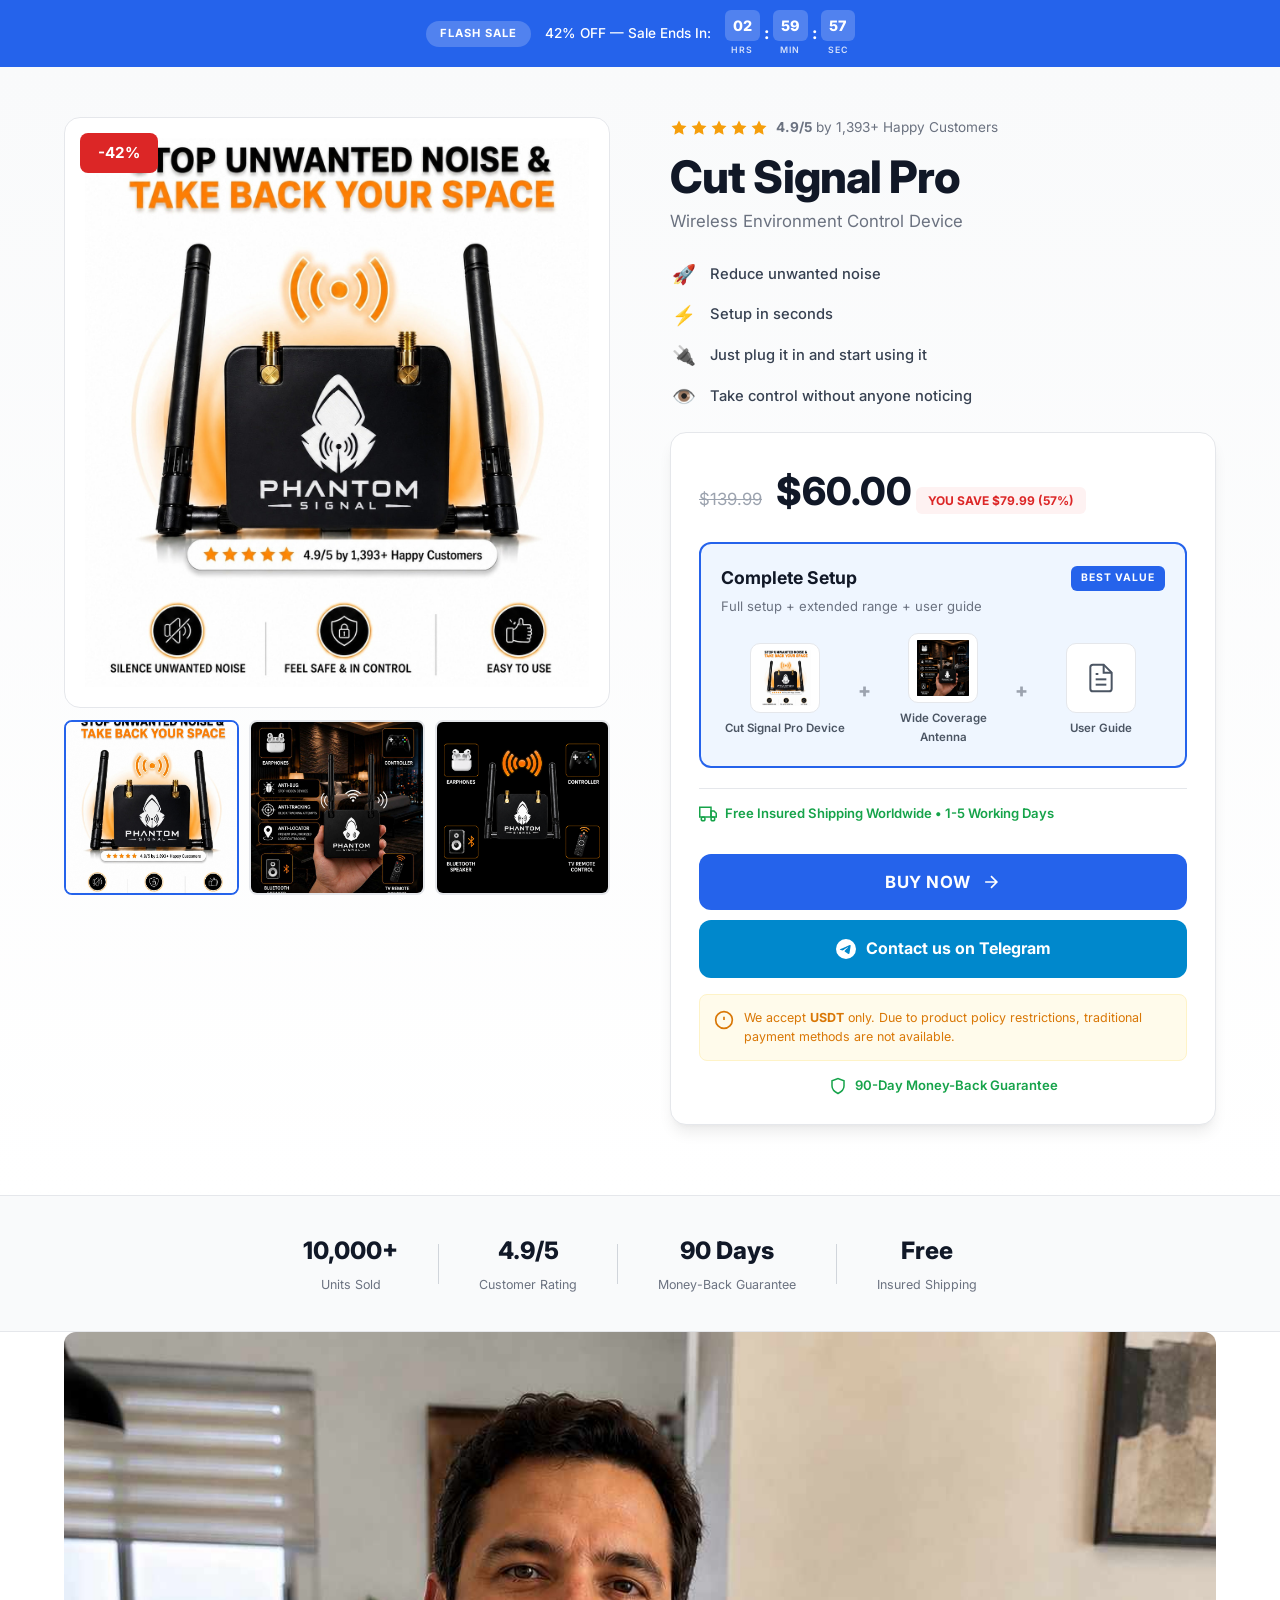
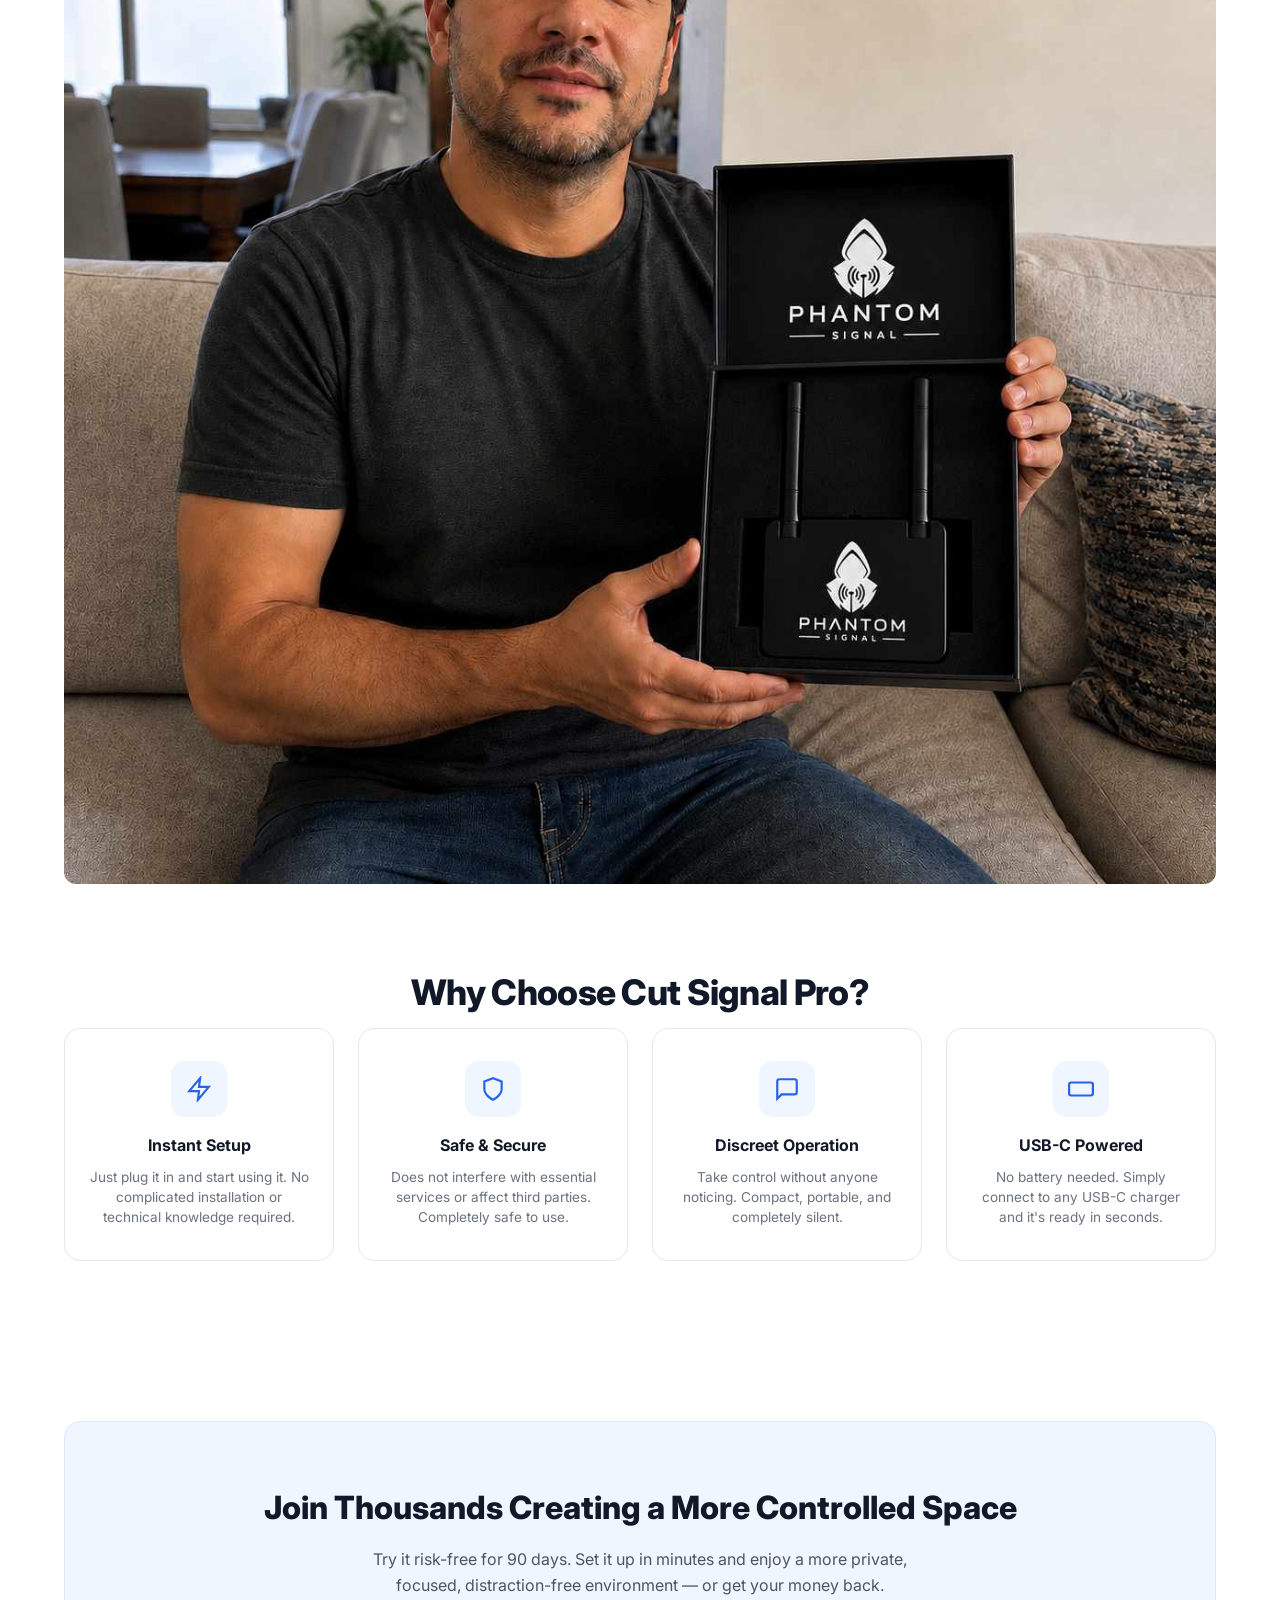
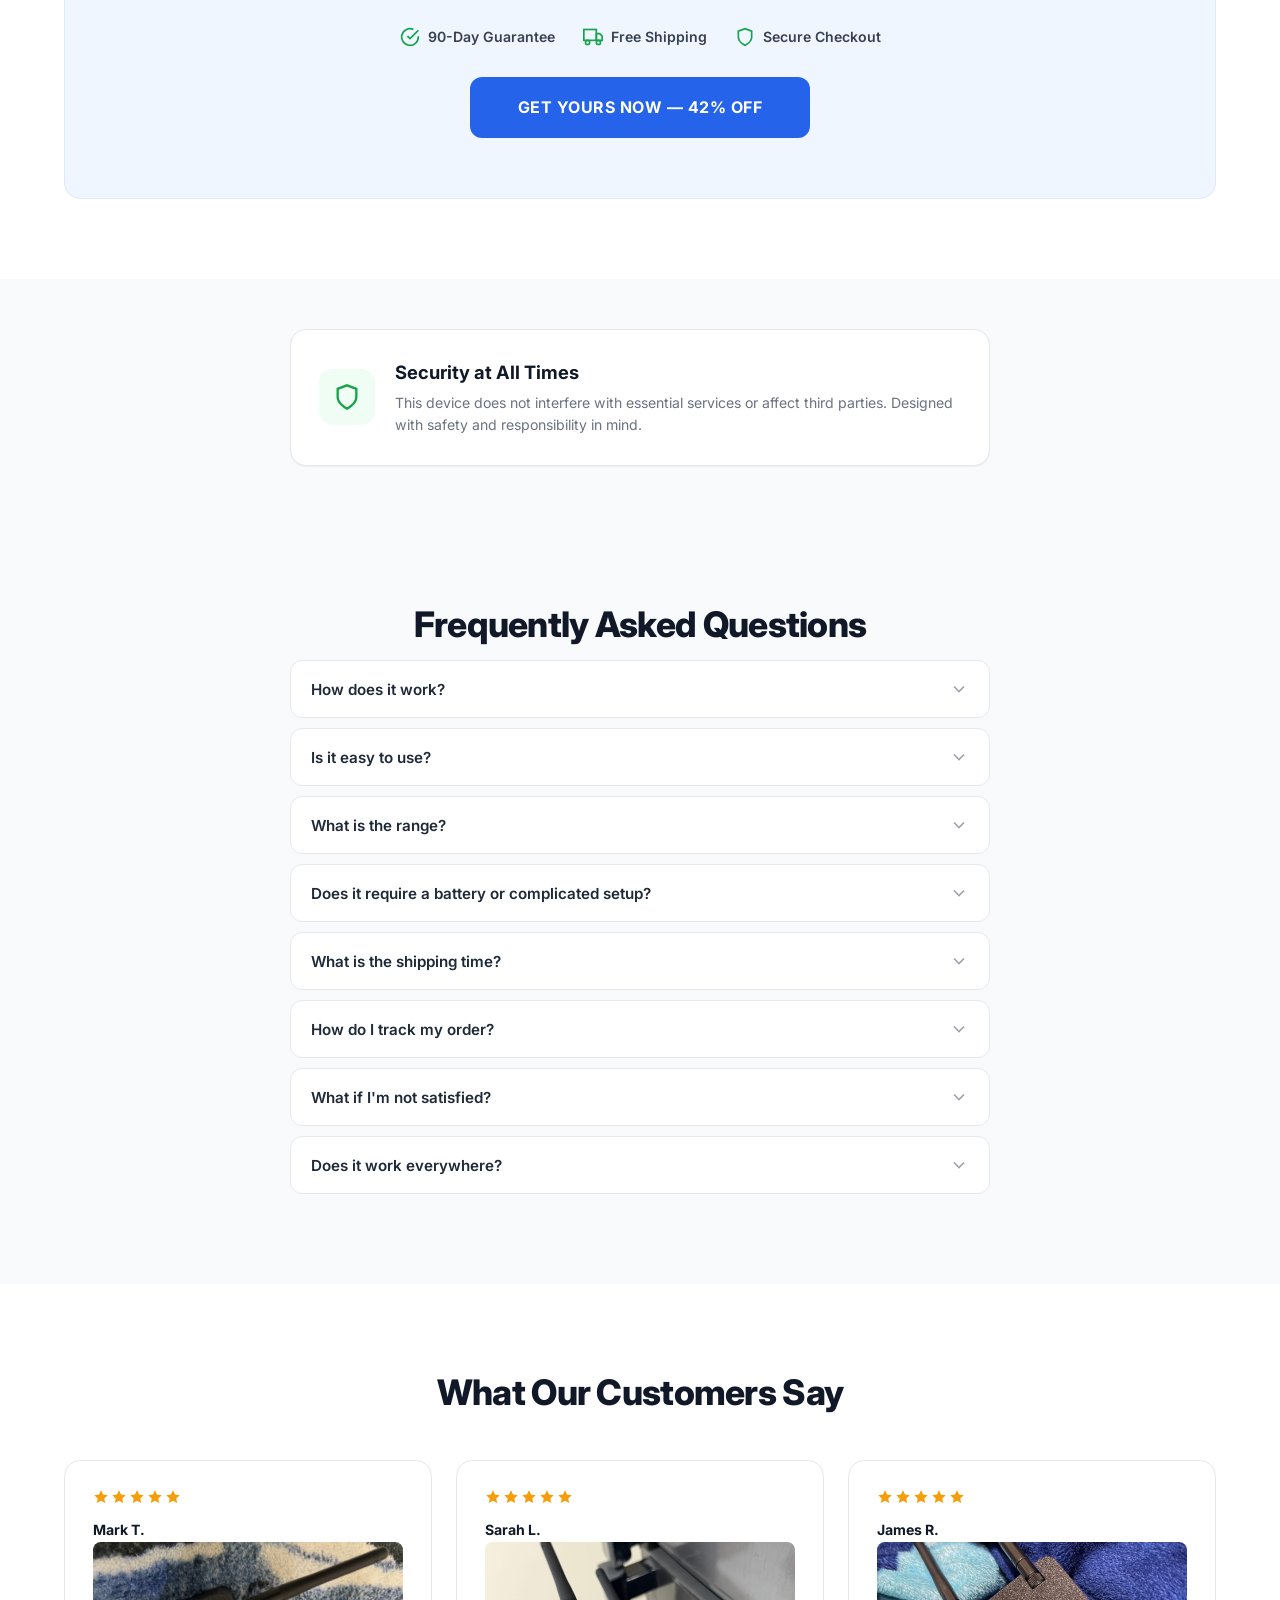
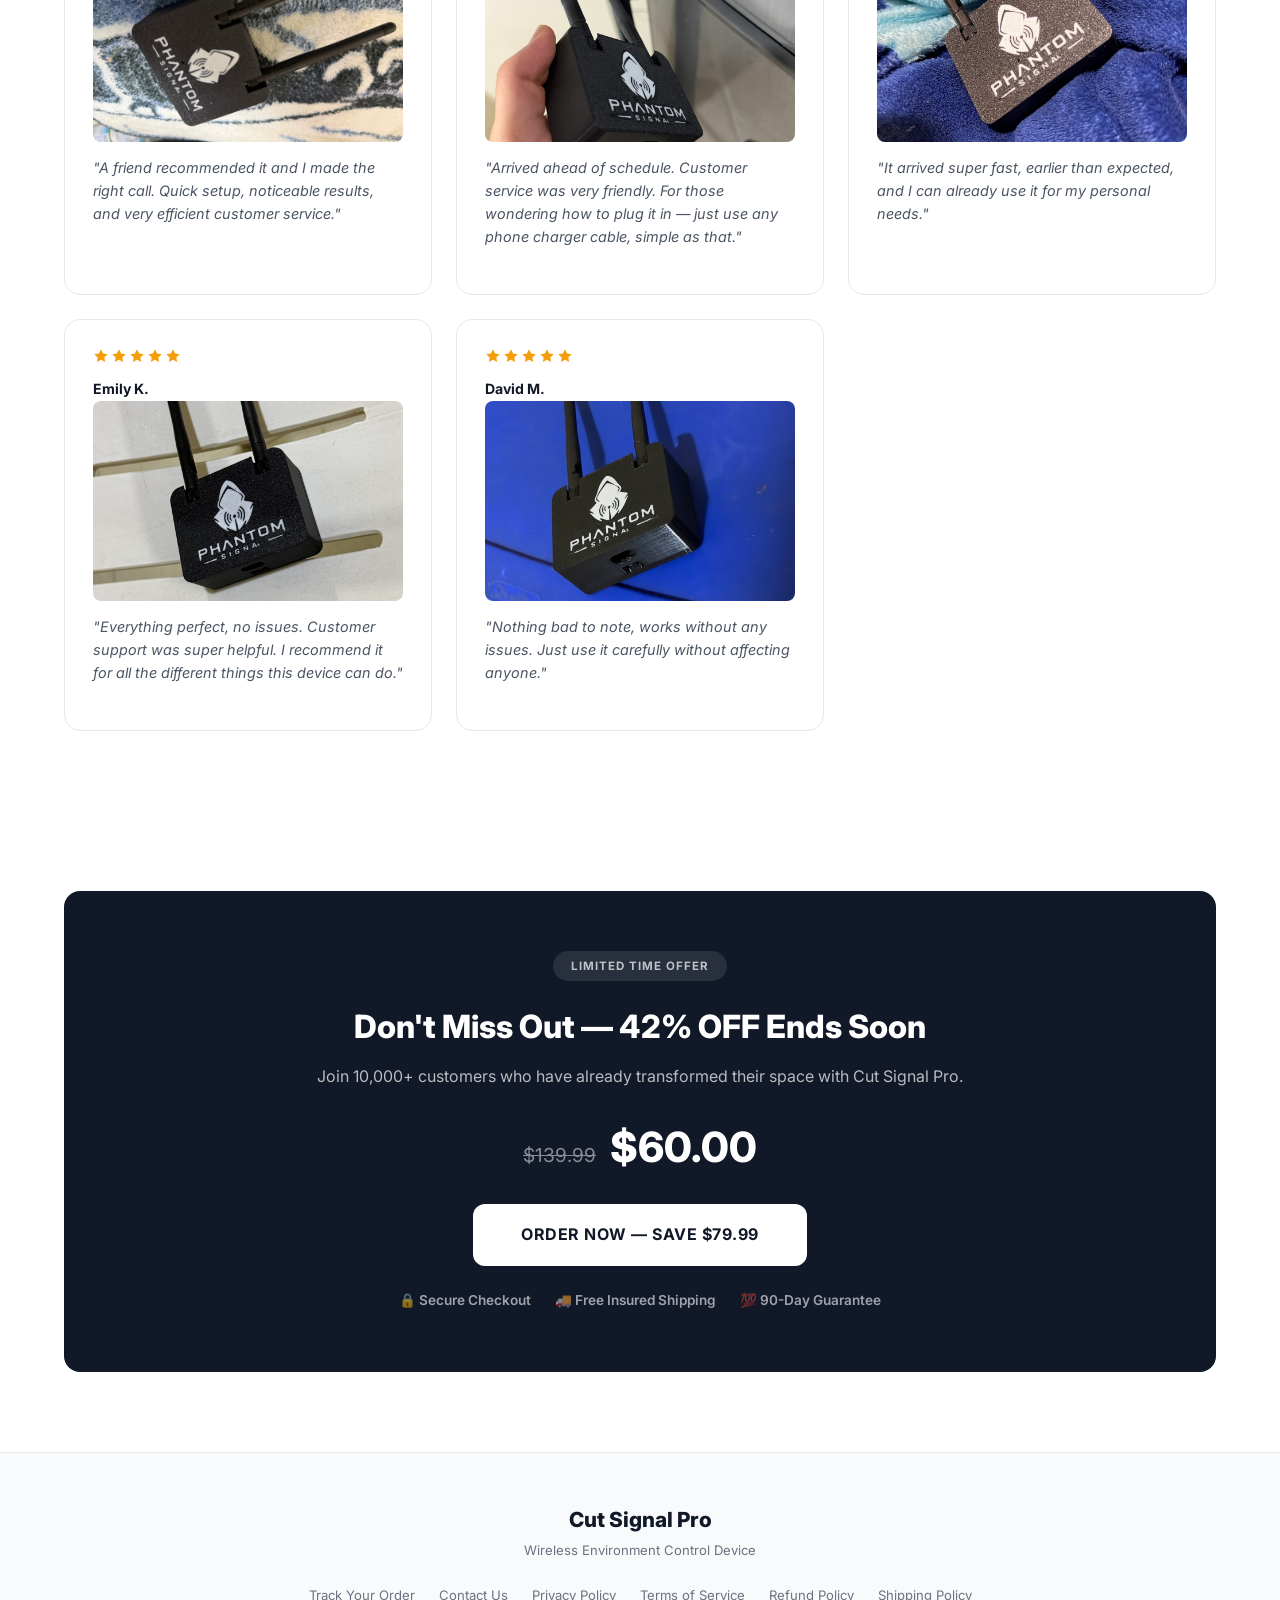
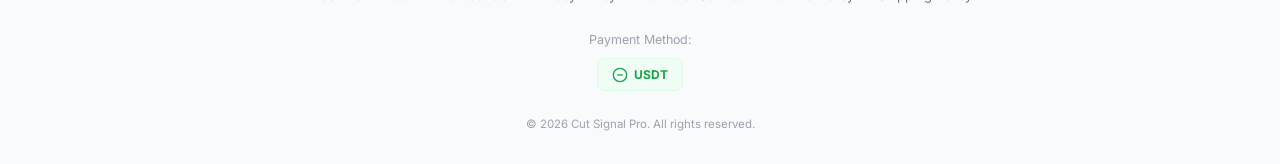
<file: index.html>
<!DOCTYPE html>
<html lang="en">
<head>
    <meta charset="UTF-8">
    <meta name="viewport" content="width=device-width, initial-scale=1.0">
    <title>Cut Signal Pro - Wireless Environment Control Device</title>
    <meta name="description" content="Cut Signal Pro - The #1 rated wireless environment control device. Reduce unwanted noise, setup in seconds. 42% OFF - Limited Time Sale.">
    <link rel="preconnect" href="https://fonts.googleapis.com">
    <link rel="preconnect" href="https://fonts.gstatic.com" crossorigin>
    <link href="https://fonts.googleapis.com/css2?family=Inter:wght@300;400;500;600;700;800;900&display=swap" rel="stylesheet">
    <link rel="stylesheet" href="styles.css">
    <meta property="og:title" content="Cut Signal Pro - Wireless Environment Control Device">
    <meta property="og:description" content="The #1 rated wireless environment control device. 42% OFF - Limited Time Sale.">
    <meta property="og:image" content="images/product-1.jpg">
    <meta property="og:type" content="product">
</head>
<body>

    <!-- Urgency Top Bar -->
    <div class="urgency-bar">
        <div class="urgency-bar__inner">
            <span class="urgency-bar__flash">FLASH SALE</span>
            <span class="urgency-bar__text">42% OFF — Sale Ends In:</span>
            <div class="countdown" id="countdown">
                <div class="countdown__block">
                    <span class="countdown__number" id="hours">03</span>
                    <span class="countdown__label">HRS</span>
                </div>
                <span class="countdown__sep">:</span>
                <div class="countdown__block">
                    <span class="countdown__number" id="minutes">00</span>
                    <span class="countdown__label">MIN</span>
                </div>
                <span class="countdown__sep">:</span>
                <div class="countdown__block">
                    <span class="countdown__number" id="seconds">00</span>
                    <span class="countdown__label">SEC</span>
                </div>
            </div>
        </div>
    </div>

    <!-- Sticky Mobile CTA -->
    <div class="sticky-cta" id="stickyCta">
        <div class="sticky-cta__inner">
            <div class="sticky-cta__price">
                <span class="sticky-cta__old">$139.99</span>
                <span class="sticky-cta__current">$60.00</span>
            </div>
            <a href="#buy" class="sticky-cta__btn">BUY NOW</a>
        </div>
    </div>

    <!-- Hero Section -->
    <section class="hero">
        <div class="container">
            <div class="hero__grid">
                <div class="hero__media">
                    <div class="hero__badge">-42%</div>
                    <div class="hero__gallery">
                        <div class="hero__main-image">
                            <img src="images/product-1.jpg" alt="Cut Signal Pro" id="mainImage">
                        </div>
                        <div class="hero__thumbs">
                            <button class="hero__thumb active" onclick="changeImage(0)">
                                <img src="images/product-1.jpg" alt="Product view 1">
                            </button>
                            <button class="hero__thumb" onclick="changeImage(1)">
                                <img src="images/product-2.jpg" alt="Product view 2">
                            </button>
                            <button class="hero__thumb" onclick="changeImage(2)">
                                <img src="images/product-3.png" alt="Dimensions">
                            </button>
                        </div>
                    </div>
                </div>
                <div class="hero__content">
                    <div class="hero__rating">
                        <div class="stars">
                            <svg class="star" viewBox="0 0 24 24"><path d="M12 2l3.09 6.26L22 9.27l-5 4.87 1.18 6.88L12 17.77l-6.18 3.25L7 14.14 2 9.27l6.91-1.01L12 2z"/></svg>
                            <svg class="star" viewBox="0 0 24 24"><path d="M12 2l3.09 6.26L22 9.27l-5 4.87 1.18 6.88L12 17.77l-6.18 3.25L7 14.14 2 9.27l6.91-1.01L12 2z"/></svg>
                            <svg class="star" viewBox="0 0 24 24"><path d="M12 2l3.09 6.26L22 9.27l-5 4.87 1.18 6.88L12 17.77l-6.18 3.25L7 14.14 2 9.27l6.91-1.01L12 2z"/></svg>
                            <svg class="star" viewBox="0 0 24 24"><path d="M12 2l3.09 6.26L22 9.27l-5 4.87 1.18 6.88L12 17.77l-6.18 3.25L7 14.14 2 9.27l6.91-1.01L12 2z"/></svg>
                            <svg class="star" viewBox="0 0 24 24"><path d="M12 2l3.09 6.26L22 9.27l-5 4.87 1.18 6.88L12 17.77l-6.18 3.25L7 14.14 2 9.27l6.91-1.01L12 2z"/></svg>
                        </div>
                        <span class="hero__rating-text"><strong>4.9/5</strong> by 1,393+ Happy Customers</span>
                    </div>

                    <h1 class="hero__title">Cut Signal Pro</h1>
                    <p class="hero__subtitle">Wireless Environment Control Device</p>

                    <div class="hero__benefits">
                        <div class="hero__benefit">
                            <span class="hero__benefit-icon">🚀</span>
                            <span>Reduce unwanted noise</span>
                        </div>
                        <div class="hero__benefit">
                            <span class="hero__benefit-icon">⚡</span>
                            <span>Setup in seconds</span>
                        </div>
                        <div class="hero__benefit">
                            <span class="hero__benefit-icon">🔌</span>
                            <span>Just plug it in and start using it</span>
                        </div>
                        <div class="hero__benefit">
                            <span class="hero__benefit-icon">👁️</span>
                            <span>Take control without anyone noticing</span>
                        </div>
                    </div>

                    <!-- Buy Box -->
                    <div class="buybox" id="buy">
                        <div class="buybox__price">
                            <span class="buybox__old-price">$139.99</span>
                            <span class="buybox__current-price">$60.00</span>
                            <span class="buybox__save">YOU SAVE $79.99 (57%)</span>
                        </div>

                        <!-- Complete Setup Only -->
                        <div class="buybox__product-card">
                            <div class="buybox__product-header">
                                <h3 class="buybox__product-title">Complete Setup</h3>
                                <span class="buybox__product-badge">BEST VALUE</span>
                            </div>
                            <p class="buybox__product-sub">Full setup + extended range + user guide</p>
                            <div class="buybox__bundle-items">
                                <div class="buybox__bundle-item">
                                    <img src="images/product-1.jpg" alt="Cut Signal Pro Device">
                                    <span>Cut Signal Pro Device</span>
                                </div>
                                <div class="buybox__bundle-plus">+</div>
                                <div class="buybox__bundle-item">
                                    <img src="images/product-2.jpg" alt="Wide Coverage Antenna">
                                    <span>Wide Coverage Antenna</span>
                                </div>
                                <div class="buybox__bundle-plus">+</div>
                                <div class="buybox__bundle-item">
                                    <div class="buybox__bundle-doc">
                                        <svg viewBox="0 0 24 24" fill="none" stroke="currentColor" stroke-width="1.5"><path d="M14 2H6a2 2 0 0 0-2 2v16a2 2 0 0 0 2 2h12a2 2 0 0 0 2-2V8z"/><polyline points="14 2 14 8 20 8"/><line x1="16" y1="13" x2="8" y2="13"/><line x1="16" y1="17" x2="8" y2="17"/><polyline points="10 9 9 9 8 9"/></svg>
                                    </div>
                                    <span>User Guide</span>
                                </div>
                            </div>
                        </div>

                        <div class="buybox__shipping">
                            <svg class="buybox__shipping-icon" viewBox="0 0 24 24" fill="none" stroke="currentColor" stroke-width="2"><rect x="1" y="3" width="15" height="13"/><polygon points="16 8 20 8 23 11 23 16 16 16 16 8"/><circle cx="5.5" cy="18.5" r="2.5"/><circle cx="18.5" cy="18.5" r="2.5"/></svg>
                            <span>Free Insured Shipping Worldwide • 1-5 Working Days</span>
                        </div>

                        <button class="buybox__cta" onclick="goToCheckout()">
                            <span class="buybox__cta-text">BUY NOW</span>
                            <svg class="buybox__cta-icon" viewBox="0 0 24 24" fill="none" stroke="currentColor" stroke-width="2"><path d="M5 12h14M12 5l7 7-7 7"/></svg>
                        </button>

                        <a href="https://t.me/Aerbytes" target="_blank" class="buybox__telegram">
                            <svg viewBox="0 0 24 24" fill="currentColor" width="20" height="20"><path d="M11.944 0A12 12 0 0 0 0 12a12 12 0 0 0 12 12 12 12 0 0 0 12-12A12 12 0 0 0 12 0a12 12 0 0 0-.056 0zm4.962 7.224c.1-.002.321.023.465.14a.506.506 0 0 1 .171.325c.016.093.036.306.02.472-.18 1.898-.962 6.502-1.36 8.627-.168.9-.499 1.201-.82 1.23-.696.065-1.225-.46-1.9-.902-1.056-.693-1.653-1.124-2.678-1.8-1.185-.78-.417-1.21.258-1.91.177-.184 3.247-2.977 3.307-3.23.007-.032.014-.15-.056-.212s-.174-.041-.249-.024c-.106.024-1.793 1.14-5.061 3.345-.479.33-.913.492-1.302.48-.428-.013-1.252-.242-1.865-.44-.752-.245-1.349-.374-1.297-.789.027-.216.325-.437.893-.663 3.498-1.524 5.83-2.529 6.998-3.014 3.332-1.386 4.025-1.627 4.476-1.635z"/></svg>
                            Contact us on Telegram
                        </a>

                        <div class="buybox__usdt-notice">
                            <svg viewBox="0 0 24 24" fill="none" stroke="currentColor" stroke-width="2"><circle cx="12" cy="12" r="10"/><line x1="12" y1="8" x2="12" y2="12"/><line x1="12" y1="16" x2="12.01" y2="16"/></svg>
                            <span>We accept <strong>USDT</strong> only. Due to product policy restrictions, traditional payment methods are not available.</span>
                        </div>

                        <div class="buybox__guarantee">
                            <svg viewBox="0 0 24 24" fill="none" stroke="currentColor" stroke-width="2"><path d="M12 22s8-4 8-10V5l-8-3-8 3v7c0 6 8 10 8 10z"/></svg>
                            <span>90-Day Money-Back Guarantee</span>
                        </div>
                    </div>
                </div>
            </div>
        </div>
    </section>

    <!-- Social Proof Bar -->
    <section class="social-proof">
        <div class="container">
            <div class="social-proof__grid">
                <div class="social-proof__item">
                    <span class="social-proof__number">10,000+</span>
                    <span class="social-proof__label">Units Sold</span>
                </div>
                <div class="social-proof__divider"></div>
                <div class="social-proof__item">
                    <span class="social-proof__number">4.9/5</span>
                    <span class="social-proof__label">Customer Rating</span>
                </div>
                <div class="social-proof__divider"></div>
                <div class="social-proof__item">
                    <span class="social-proof__number">90 Days</span>
                    <span class="social-proof__label">Money-Back Guarantee</span>
                </div>
                <div class="social-proof__divider"></div>
                <div class="social-proof__item">
                    <span class="social-proof__number">Free</span>
                    <span class="social-proof__label">Insured Shipping</span>
                </div>
            </div>
        </div>
    </section>

    <!-- Poster Image -->
    <section class="poster-section">
        <div class="container">
            <img src="images/poster.jpg" alt="Cut Signal Pro" style="width:100%; border-radius:12px;">
        </div>
    </section>

    <!-- Features Section -->
    <section class="features">
        <div class="container">
            <h2 class="section-title">Why Choose Cut Signal Pro?</h2>
            <div class="features__grid">
                <div class="feature-card">
                    <div class="feature-card__icon">
                        <svg viewBox="0 0 24 24" fill="none" stroke="currentColor" stroke-width="2"><path d="M13 2L3 14h9l-1 8 10-12h-9l1-8z"/></svg>
                    </div>
                    <h3 class="feature-card__title">Instant Setup</h3>
                    <p class="feature-card__text">Just plug it in and start using it. No complicated installation or technical knowledge required.</p>
                </div>
                <div class="feature-card">
                    <div class="feature-card__icon">
                        <svg viewBox="0 0 24 24" fill="none" stroke="currentColor" stroke-width="2"><path d="M12 22s8-4 8-10V5l-8-3-8 3v7c0 6 8 10 8 10z"/></svg>
                    </div>
                    <h3 class="feature-card__title">Safe & Secure</h3>
                    <p class="feature-card__text">Does not interfere with essential services or affect third parties. Completely safe to use.</p>
                </div>
                <div class="feature-card">
                    <div class="feature-card__icon">
                        <svg viewBox="0 0 24 24" fill="none" stroke="currentColor" stroke-width="2"><path d="M21 15a2 2 0 0 1-2 2H7l-4 4V5a2 2 0 0 1 2-2h14a2 2 0 0 1 2 2z"/></svg>
                    </div>
                    <h3 class="feature-card__title">Discreet Operation</h3>
                    <p class="feature-card__text">Take control without anyone noticing. Compact, portable, and completely silent.</p>
                </div>
                <div class="feature-card">
                    <div class="feature-card__icon">
                        <svg viewBox="0 0 24 24" fill="none" stroke="currentColor" stroke-width="2"><rect x="1" y="6" width="22" height="12" rx="2" ry="2"/><line x1="23" y1="13" x2="23" y2="11"/></svg>
                    </div>
                    <h3 class="feature-card__title">USB-C Powered</h3>
                    <p class="feature-card__text">No battery needed. Simply connect to any USB-C charger and it's ready in seconds.</p>
                </div>
            </div>
        </div>
    </section>

    <!-- Join Thousands / CTA Section -->
    <section class="cta-section">
        <div class="container">
            <div class="cta-section__inner">
                <h2 class="cta-section__title">Join Thousands Creating a More Controlled Space</h2>
                <p class="cta-section__text">Try it risk-free for 90 days. Set it up in minutes and enjoy a more private, focused, distraction-free environment — or get your money back.</p>
                <div class="cta-section__badges">
                    <div class="trust-badge">
                        <svg viewBox="0 0 24 24" fill="none" stroke="currentColor" stroke-width="2"><path d="M22 11.08V12a10 10 0 1 1-5.93-9.14"/><polyline points="22 4 12 14.01 9 11.01"/></svg>
                        <span>90-Day Guarantee</span>
                    </div>
                    <div class="trust-badge">
                        <svg viewBox="0 0 24 24" fill="none" stroke="currentColor" stroke-width="2"><rect x="1" y="3" width="15" height="13"/><polygon points="16 8 20 8 23 11 23 16 16 16 16 8"/><circle cx="5.5" cy="18.5" r="2.5"/><circle cx="18.5" cy="18.5" r="2.5"/></svg>
                        <span>Free Shipping</span>
                    </div>
                    <div class="trust-badge">
                        <svg viewBox="0 0 24 24" fill="none" stroke="currentColor" stroke-width="2"><path d="M12 22s8-4 8-10V5l-8-3-8 3v7c0 6 8 10 8 10z"/></svg>
                        <span>Secure Checkout</span>
                    </div>
                </div>
                <a href="#buy" class="cta-section__btn">GET YOURS NOW — 42% OFF</a>
            </div>
        </div>
    </section>

    <!-- Security Section -->
    <section class="security">
        <div class="container">
            <div class="security__inner">
                <div class="security__icon">
                    <svg viewBox="0 0 24 24" fill="none" stroke="currentColor" stroke-width="2"><path d="M12 22s8-4 8-10V5l-8-3-8 3v7c0 6 8 10 8 10z"/></svg>
                </div>
                <div class="security__content">
                    <h3 class="security__title">Security at All Times</h3>
                    <p class="security__text">This device does not interfere with essential services or affect third parties. Designed with safety and responsibility in mind.</p>
                </div>
            </div>
        </div>
    </section>

    <!-- FAQ Section -->
    <section class="faq">
        <div class="container">
            <h2 class="section-title">Frequently Asked Questions</h2>
            <div class="faq__list">
                <div class="faq__item">
                    <button class="faq__question" onclick="toggleFaq(this)">
                        <span>How does it work?</span>
                        <svg class="faq__icon" viewBox="0 0 24 24" fill="none" stroke="currentColor" stroke-width="2"><polyline points="6 9 12 15 18 9"/></svg>
                    </button>
                    <div class="faq__answer">
                        <p>It works subtly to help reduce distractions and improve your focus throughout the day. Includes a practical ideas guide to get the most out of it in different everyday situations.</p>
                    </div>
                </div>
                <div class="faq__item">
                    <button class="faq__question" onclick="toggleFaq(this)">
                        <span>Is it easy to use?</span>
                        <svg class="faq__icon" viewBox="0 0 24 24" fill="none" stroke="currentColor" stroke-width="2"><polyline points="6 9 12 15 18 9"/></svg>
                    </button>
                    <div class="faq__answer">
                        <p>Yes, just plug it in and follow the quick setup guide that we will send you after you make your purchase. No technical knowledge required — it's designed to be simple and beginner-friendly.</p>
                    </div>
                </div>
                <div class="faq__item">
                    <button class="faq__question" onclick="toggleFaq(this)">
                        <span>What is the range?</span>
                        <svg class="faq__icon" viewBox="0 0 24 24" fill="none" stroke="currentColor" stroke-width="2"><polyline points="6 9 12 15 18 9"/></svg>
                    </button>
                    <div class="faq__answer">
                        <p>The effective range depends on the distance and how the device is positioned. It performs best in open spaces, where the signal can move more freely. In general, it works within a moderate range.</p>
                    </div>
                </div>
                <div class="faq__item">
                    <button class="faq__question" onclick="toggleFaq(this)">
                        <span>Does it require a battery or complicated setup?</span>
                        <svg class="faq__icon" viewBox="0 0 24 24" fill="none" stroke="currentColor" stroke-width="2"><polyline points="6 9 12 15 18 9"/></svg>
                    </button>
                    <div class="faq__answer">
                        <p>No. Simply connect it to a standard charger (USB-C) and it will be ready in seconds. No installation or complex setup required.</p>
                    </div>
                </div>
                <div class="faq__item">
                    <button class="faq__question" onclick="toggleFaq(this)">
                        <span>What is the shipping time?</span>
                        <svg class="faq__icon" viewBox="0 0 24 24" fill="none" stroke="currentColor" stroke-width="2"><polyline points="6 9 12 15 18 9"/></svg>
                    </button>
                    <div class="faq__answer">
                        <p>We offer free and insured shipping to your address. Delivery time typically ranges from <strong>1-5 working days</strong>. Once your order is processed, you will receive a tracking number so you can check the status of your package at any time.</p>
                    </div>
                </div>
                <div class="faq__item">
                    <button class="faq__question" onclick="toggleFaq(this)">
                        <span>How do I track my order?</span>
                        <svg class="faq__icon" viewBox="0 0 24 24" fill="none" stroke="currentColor" stroke-width="2"><polyline points="6 9 12 15 18 9"/></svg>
                    </button>
                    <div class="faq__answer">
                        <p>Once you've placed your order, we'll contact you to send you your tracking number, and you can also check the status of your order at any time in the "Track Your Order" section.</p>
                    </div>
                </div>
                <div class="faq__item">
                    <button class="faq__question" onclick="toggleFaq(this)">
                        <span>What if I'm not satisfied?</span>
                        <svg class="faq__icon" viewBox="0 0 24 24" fill="none" stroke="currentColor" stroke-width="2"><polyline points="6 9 12 15 18 9"/></svg>
                    </button>
                    <div class="faq__answer">
                        <p>We offer a <strong>90-day money-back guarantee</strong>. Try it risk-free — if you're not completely satisfied, simply return it for a full refund. No questions asked.</p>
                    </div>
                </div>
                <div class="faq__item">
                    <button class="faq__question" onclick="toggleFaq(this)">
                        <span>Does it work everywhere?</span>
                        <svg class="faq__icon" viewBox="0 0 24 24" fill="none" stroke="currentColor" stroke-width="2"><polyline points="6 9 12 15 18 9"/></svg>
                    </button>
                    <div class="faq__answer">
                        <p>Performance may vary depending on the environment, distance, and aiming. It works best in open spaces where the signal can move freely.</p>
                    </div>
                </div>
            </div>
        </div>
    </section>

    <!-- Reviews Section -->
    <section class="reviews">
        <div class="container">
            <h2 class="section-title">What Our Customers Say</h2>
            <div class="reviews__grid">
                <div class="review-card">
                    <div class="review-card__stars">
                        <svg class="star" viewBox="0 0 24 24"><path d="M12 2l3.09 6.26L22 9.27l-5 4.87 1.18 6.88L12 17.77l-6.18 3.25L7 14.14 2 9.27l6.91-1.01L12 2z"/></svg>
                        <svg class="star" viewBox="0 0 24 24"><path d="M12 2l3.09 6.26L22 9.27l-5 4.87 1.18 6.88L12 17.77l-6.18 3.25L7 14.14 2 9.27l6.91-1.01L12 2z"/></svg>
                        <svg class="star" viewBox="0 0 24 24"><path d="M12 2l3.09 6.26L22 9.27l-5 4.87 1.18 6.88L12 17.77l-6.18 3.25L7 14.14 2 9.27l6.91-1.01L12 2z"/></svg>
                        <svg class="star" viewBox="0 0 24 24"><path d="M12 2l3.09 6.26L22 9.27l-5 4.87 1.18 6.88L12 17.77l-6.18 3.25L7 14.14 2 9.27l6.91-1.01L12 2z"/></svg>
                        <svg class="star" viewBox="0 0 24 24"><path d="M12 2l3.09 6.26L22 9.27l-5 4.87 1.18 6.88L12 17.77l-6.18 3.25L7 14.14 2 9.27l6.91-1.01L12 2z"/></svg>
                    </div>
                    <span class="review-card__name">Mark T.</span>
                    <img src="images/review-img-1.jpg" alt="Review photo" class="review-card__photo">
                    <p class="review-card__text">"A friend recommended it and I made the right call. Quick setup, noticeable results, and very efficient customer service."</p>
                </div>

                <div class="review-card">
                    <div class="review-card__stars">
                        <svg class="star" viewBox="0 0 24 24"><path d="M12 2l3.09 6.26L22 9.27l-5 4.87 1.18 6.88L12 17.77l-6.18 3.25L7 14.14 2 9.27l6.91-1.01L12 2z"/></svg>
                        <svg class="star" viewBox="0 0 24 24"><path d="M12 2l3.09 6.26L22 9.27l-5 4.87 1.18 6.88L12 17.77l-6.18 3.25L7 14.14 2 9.27l6.91-1.01L12 2z"/></svg>
                        <svg class="star" viewBox="0 0 24 24"><path d="M12 2l3.09 6.26L22 9.27l-5 4.87 1.18 6.88L12 17.77l-6.18 3.25L7 14.14 2 9.27l6.91-1.01L12 2z"/></svg>
                        <svg class="star" viewBox="0 0 24 24"><path d="M12 2l3.09 6.26L22 9.27l-5 4.87 1.18 6.88L12 17.77l-6.18 3.25L7 14.14 2 9.27l6.91-1.01L12 2z"/></svg>
                        <svg class="star" viewBox="0 0 24 24"><path d="M12 2l3.09 6.26L22 9.27l-5 4.87 1.18 6.88L12 17.77l-6.18 3.25L7 14.14 2 9.27l6.91-1.01L12 2z"/></svg>
                    </div>
                    <span class="review-card__name">Sarah L.</span>
                    <img src="images/review-img-2.jpg" alt="Review photo" class="review-card__photo">
                    <p class="review-card__text">"Arrived ahead of schedule. Customer service was very friendly. For those wondering how to plug it in — just use any phone charger cable, simple as that."</p>
                </div>

                <div class="review-card">
                    <div class="review-card__stars">
                        <svg class="star" viewBox="0 0 24 24"><path d="M12 2l3.09 6.26L22 9.27l-5 4.87 1.18 6.88L12 17.77l-6.18 3.25L7 14.14 2 9.27l6.91-1.01L12 2z"/></svg>
                        <svg class="star" viewBox="0 0 24 24"><path d="M12 2l3.09 6.26L22 9.27l-5 4.87 1.18 6.88L12 17.77l-6.18 3.25L7 14.14 2 9.27l6.91-1.01L12 2z"/></svg>
                        <svg class="star" viewBox="0 0 24 24"><path d="M12 2l3.09 6.26L22 9.27l-5 4.87 1.18 6.88L12 17.77l-6.18 3.25L7 14.14 2 9.27l6.91-1.01L12 2z"/></svg>
                        <svg class="star" viewBox="0 0 24 24"><path d="M12 2l3.09 6.26L22 9.27l-5 4.87 1.18 6.88L12 17.77l-6.18 3.25L7 14.14 2 9.27l6.91-1.01L12 2z"/></svg>
                        <svg class="star" viewBox="0 0 24 24"><path d="M12 2l3.09 6.26L22 9.27l-5 4.87 1.18 6.88L12 17.77l-6.18 3.25L7 14.14 2 9.27l6.91-1.01L12 2z"/></svg>
                    </div>
                    <span class="review-card__name">James R.</span>
                    <img src="images/review-img-3.jpg" alt="Review photo" class="review-card__photo">
                    <p class="review-card__text">"It arrived super fast, earlier than expected, and I can already use it for my personal needs."</p>
                </div>

                <div class="review-card">
                    <div class="review-card__stars">
                        <svg class="star" viewBox="0 0 24 24"><path d="M12 2l3.09 6.26L22 9.27l-5 4.87 1.18 6.88L12 17.77l-6.18 3.25L7 14.14 2 9.27l6.91-1.01L12 2z"/></svg>
                        <svg class="star" viewBox="0 0 24 24"><path d="M12 2l3.09 6.26L22 9.27l-5 4.87 1.18 6.88L12 17.77l-6.18 3.25L7 14.14 2 9.27l6.91-1.01L12 2z"/></svg>
                        <svg class="star" viewBox="0 0 24 24"><path d="M12 2l3.09 6.26L22 9.27l-5 4.87 1.18 6.88L12 17.77l-6.18 3.25L7 14.14 2 9.27l6.91-1.01L12 2z"/></svg>
                        <svg class="star" viewBox="0 0 24 24"><path d="M12 2l3.09 6.26L22 9.27l-5 4.87 1.18 6.88L12 17.77l-6.18 3.25L7 14.14 2 9.27l6.91-1.01L12 2z"/></svg>
                        <svg class="star" viewBox="0 0 24 24"><path d="M12 2l3.09 6.26L22 9.27l-5 4.87 1.18 6.88L12 17.77l-6.18 3.25L7 14.14 2 9.27l6.91-1.01L12 2z"/></svg>
                    </div>
                    <span class="review-card__name">Emily K.</span>
                    <img src="images/review-img-4.jpg" alt="Review photo" class="review-card__photo">
                    <p class="review-card__text">"Everything perfect, no issues. Customer support was super helpful. I recommend it for all the different things this device can do."</p>
                </div>

                <div class="review-card">
                    <div class="review-card__stars">
                        <svg class="star" viewBox="0 0 24 24"><path d="M12 2l3.09 6.26L22 9.27l-5 4.87 1.18 6.88L12 17.77l-6.18 3.25L7 14.14 2 9.27l6.91-1.01L12 2z"/></svg>
                        <svg class="star" viewBox="0 0 24 24"><path d="M12 2l3.09 6.26L22 9.27l-5 4.87 1.18 6.88L12 17.77l-6.18 3.25L7 14.14 2 9.27l6.91-1.01L12 2z"/></svg>
                        <svg class="star" viewBox="0 0 24 24"><path d="M12 2l3.09 6.26L22 9.27l-5 4.87 1.18 6.88L12 17.77l-6.18 3.25L7 14.14 2 9.27l6.91-1.01L12 2z"/></svg>
                        <svg class="star" viewBox="0 0 24 24"><path d="M12 2l3.09 6.26L22 9.27l-5 4.87 1.18 6.88L12 17.77l-6.18 3.25L7 14.14 2 9.27l6.91-1.01L12 2z"/></svg>
                        <svg class="star" viewBox="0 0 24 24"><path d="M12 2l3.09 6.26L22 9.27l-5 4.87 1.18 6.88L12 17.77l-6.18 3.25L7 14.14 2 9.27l6.91-1.01L12 2z"/></svg>
                    </div>
                    <span class="review-card__name">David M.</span>
                    <img src="images/review-img-5.jpg" alt="Review photo" class="review-card__photo">
                    <p class="review-card__text">"Nothing bad to note, works without any issues. Just use it carefully without affecting anyone."</p>
                </div>
            </div>
        </div>
    </section>

    <!-- Final CTA -->
    <section class="final-cta">
        <div class="container">
            <div class="final-cta__inner">
                <div class="final-cta__badge">LIMITED TIME OFFER</div>
                <h2 class="final-cta__title">Don't Miss Out — 42% OFF Ends Soon</h2>
                <p class="final-cta__text">Join 10,000+ customers who have already transformed their space with Cut Signal Pro.</p>
                <div class="final-cta__price">
                    <span class="final-cta__old">$139.99</span>
                    <span class="final-cta__current">$60.00</span>
                </div>
                <a href="#buy" class="final-cta__btn">ORDER NOW — SAVE $79.99</a>
                <div class="final-cta__trust">
                    <span>🔒 Secure Checkout</span>
                    <span>🚚 Free Insured Shipping</span>
                    <span>💯 90-Day Guarantee</span>
                </div>
            </div>
        </div>
    </section>

    <!-- Footer -->
    <footer class="footer">
        <div class="container">
            <div class="footer__inner">
                <div class="footer__brand">
                    <span class="footer__logo">Cut Signal Pro</span>
                    <p class="footer__tagline">Wireless Environment Control Device</p>
                </div>
                <div class="footer__links">
                    <a href="track-order.html">Track Your Order</a>
                    <a href="contact.html">Contact Us</a>
                    <a href="privacy-policy.html">Privacy Policy</a>
                    <a href="terms-of-service.html">Terms of Service</a>
                    <a href="refund-policy.html">Refund Policy</a>
                    <a href="shipping-policy.html">Shipping Policy</a>
                </div>
                <div class="footer__payment">
                    <span class="footer__payment-label">Payment Method:</span>
                    <div class="footer__payment-icons">
                        <span class="payment-icon payment-icon--usdt">
                            <svg viewBox="0 0 24 24" fill="none" stroke="currentColor" stroke-width="2" width="16" height="16"><circle cx="12" cy="12" r="10"/><path d="M8 12h8"/></svg>
                            USDT
                        </span>
                    </div>
                </div>
                <p class="footer__copyright">&copy; 2026 Cut Signal Pro. All rights reserved.</p>
            </div>
        </div>
    </footer>

    <script src="script.js"></script>
</body>
</html>
</file>
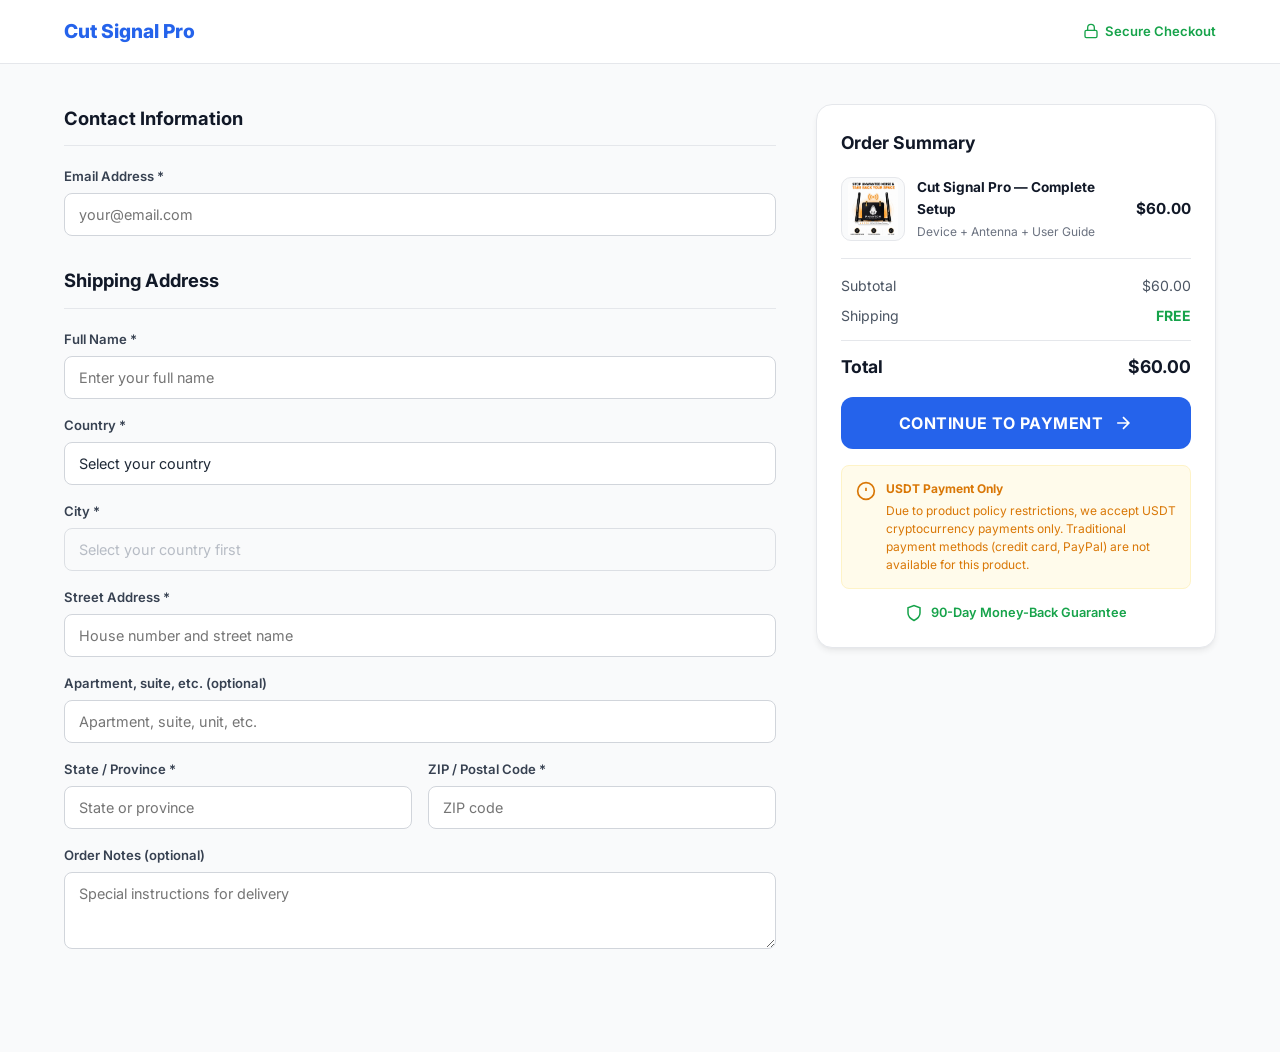
<file: checkout.html>
<!DOCTYPE html>
<html lang="en">
<head>
    <meta charset="UTF-8">
    <meta name="viewport" content="width=device-width, initial-scale=1.0">
    <title>Checkout - Cut Signal Pro</title>
    <link rel="preconnect" href="https://fonts.googleapis.com">
    <link rel="preconnect" href="https://fonts.gstatic.com" crossorigin>
    <link href="https://fonts.googleapis.com/css2?family=Inter:wght@300;400;500;600;700;800;900&display=swap" rel="stylesheet">
    <link rel="stylesheet" href="styles.css">
    <style>
        select {
            width: 100%;
            padding: 14px 16px;
            border: 1px solid var(--gray-200);
            border-radius: var(--radius-sm);
            font-size: 0.9rem;
            font-family: 'Inter', sans-serif;
            color: var(--gray-800);
            background: var(--white);
            appearance: none;
            background-image: url("data:image/svg+xml,%3Csvg xmlns='http://www.w3.org/2000/svg' width='16' height='16' viewBox='0 0 24 24' fill='none' stroke='%236b7280' stroke-width='2'%3E%3Cpolyline points='6 9 12 15 18 9'/%3E%3C/svg%3E");
            background-repeat: no-repeat;
            background-position: right 14px center;
            cursor: pointer;
            transition: border-color 0.2s;
        }
        select:focus { outline: none; border-color: var(--blue-600); box-shadow: 0 0 0 3px rgba(37,99,235,0.1); }
        select:disabled { background-color: var(--gray-50); color: var(--gray-400); cursor: not-allowed; }
    </style>
</head>
<body class="checkout-page">

    <!-- Checkout Header -->
    <div class="checkout-header">
        <div class="container">
            <div class="checkout-header__inner">
                <a href="index.html" class="checkout-header__logo">Cut Signal Pro</a>
                <div class="checkout-header__secure">
                    <svg viewBox="0 0 24 24" fill="none" stroke="currentColor" stroke-width="2"><rect x="3" y="11" width="18" height="11" rx="2" ry="2"/><path d="M7 11V7a5 5 0 0 1 10 0v4"/></svg>
                    <span>Secure Checkout</span>
                </div>
            </div>
        </div>
    </div>

    <!-- Checkout Content -->
    <section class="checkout">
        <div class="container">
            <div class="checkout__grid">
                <!-- Left: Form -->
                <div class="checkout__form-wrapper">
                    <h2 class="checkout__step-title">Contact Information</h2>
                    <form id="checkoutForm" class="checkout__form">
                        <div class="form-group">
                            <label for="email">Email Address *</label>
                            <input type="email" id="email" name="email" required placeholder="your@email.com">
                        </div>

                        <h2 class="checkout__step-title checkout__step-title--mt">Shipping Address</h2>

                        <div class="form-group">
                            <label for="fullName">Full Name *</label>
                            <input type="text" id="fullName" name="fullName" required placeholder="Enter your full name">
                        </div>

                        <div class="form-group">
                            <label for="country">Country *</label>
                            <select id="country" name="country" required>
                                <option value="">Select your country</option>
                            </select>
                        </div>

                        <div class="form-group">
                            <label for="city">City *</label>
                            <select id="city" name="city" required disabled>
                                <option value="">Select your country first</option>
                            </select>
                        </div>

                        <div class="form-group">
                            <label for="address">Street Address *</label>
                            <input type="text" id="address" name="address" required placeholder="House number and street name">
                        </div>

                        <div class="form-group">
                            <label for="address2">Apartment, suite, etc. (optional)</label>
                            <input type="text" id="address2" name="address2" placeholder="Apartment, suite, unit, etc.">
                        </div>

                        <div class="form-row">
                            <div class="form-group">
                                <label for="state">State / Province *</label>
                                <input type="text" id="state" name="state" required placeholder="State or province">
                            </div>
                            <div class="form-group">
                                <label for="zip">ZIP / Postal Code *</label>
                                <input type="text" id="zip" name="zip" required placeholder="ZIP code">
                            </div>
                        </div>

                        <div class="form-group">
                            <label for="notes">Order Notes (optional)</label>
                            <textarea id="notes" name="notes" rows="3" placeholder="Special instructions for delivery"></textarea>
                        </div>
                    </form>
                </div>

                <!-- Right: Order Summary -->
                <div class="checkout__summary">
                    <div class="checkout__summary-card">
                        <h3 class="checkout__summary-title">Order Summary</h3>

                        <div class="checkout__summary-product">
                            <img src="images/product-1.jpg" alt="Cut Signal Pro Complete Setup" class="checkout__summary-img">
                            <div class="checkout__summary-info">
                                <span class="checkout__summary-name">Cut Signal Pro — Complete Setup</span>
                                <span class="checkout__summary-desc">Device + Antenna + User Guide</span>
                            </div>
                            <span class="checkout__summary-price">$60.00</span>
                        </div>

                        <div class="checkout__summary-line">
                            <span>Subtotal</span>
                            <span>$60.00</span>
                        </div>
                        <div class="checkout__summary-line">
                            <span>Shipping</span>
                            <span class="checkout__summary-free">FREE</span>
                        </div>
                        <div class="checkout__summary-divider"></div>
                        <div class="checkout__summary-line checkout__summary-total">
                            <span>Total</span>
                            <span>$60.00</span>
                        </div>

                        <button type="submit" form="checkoutForm" class="checkout__submit" onclick="goToPayment(event)">
                            <span>CONTINUE TO PAYMENT</span>
                            <svg viewBox="0 0 24 24" fill="none" stroke="currentColor" stroke-width="2" width="20" height="20"><path d="M5 12h14M12 5l7 7-7 7"/></svg>
                        </button>

                        <div class="checkout__usdt-notice">
                            <svg viewBox="0 0 24 24" fill="none" stroke="currentColor" stroke-width="2" width="20" height="20"><circle cx="12" cy="12" r="10"/><line x1="12" y1="8" x2="12" y2="12"/><line x1="12" y1="16" x2="12.01" y2="16"/></svg>
                            <div>
                                <strong>USDT Payment Only</strong>
                                <p>Due to product policy restrictions, we accept USDT cryptocurrency payments only. Traditional payment methods (credit card, PayPal) are not available for this product.</p>
                            </div>
                        </div>

                        <div class="checkout__guarantee">
                            <svg viewBox="0 0 24 24" fill="none" stroke="currentColor" stroke-width="2" width="18" height="18"><path d="M12 22s8-4 8-10V5l-8-3-8 3v7c0 6 8 10 8 10z"/></svg>
                            <span>90-Day Money-Back Guarantee</span>
                        </div>
                    </div>
                </div>
            </div>
        </div>
    </section>

    <script src="script.js"></script>
    <script>
        const countriesCities = {
            "Afghanistan": ["Kabul","Herat","Mazar-i-Sharif","Kandahar","Jalalabad"],
            "Albania": ["Tirana","Durrës","Vlorë","Elbasan","Shkodër"],
            "Algeria": ["Algiers","Oran","Constantine","Annaba","Blida"],
            "Andorra": ["Andorra la Vella","Escaldes-Engordany","Encamp","La Massana"],
            "Angola": ["Luanda","Huambo","Lobito","Benguela","Cabinda"],
            "Antigua and Barbuda": ["Saint John's","All Saints","Codrington"],
            "Argentina": ["Buenos Aires","Córdoba","Rosario","Mendoza","Tucumán","La Plata","Mar del Plata"],
            "Armenia": ["Yerevan","Gyumri","Vanadzor","Vagharshapat"],
            "Australia": ["Sydney","Melbourne","Brisbane","Perth","Adelaide","Gold Coast","Canberra","Newcastle"],
            "Austria": ["Vienna","Graz","Linz","Salzburg","Innsbruck","Klagenfurt"],
            "Azerbaijan": ["Baku","Ganja","Sumqayit","Mingachevir","Lankaran"],
            "Bahamas": ["Nassau","Freeport","West End"],
            "Bahrain": ["Manama","Riffa","Muharraq","Hamad Town"],
            "Bangladesh": ["Dhaka","Chittagong","Khulna","Rajshahi","Sylhet","Comilla"],
            "Barbados": ["Bridgetown","Speightstown","Oistins"],
            "Belarus": ["Minsk","Gomel","Mogilev","Vitebsk","Grodno","Brest"],
            "Belgium": ["Brussels","Antwerp","Ghent","Charleroi","Liège","Bruges"],
            "Belize": ["Belmopan","Belize City","San Ignacio","Dangriga"],
            "Benin": ["Porto-Novo","Cotonou","Parakou","Djougou"],
            "Bhutan": ["Thimphu","Phuntsholing","Paro","Punakha"],
            "Bolivia": ["La Paz","Santa Cruz","Cochabamba","Sucre","Oruro"],
            "Bosnia and Herzegovina": ["Sarajevo","Banja Luka","Tuzla","Zenica","Mostar"],
            "Botswana": ["Gaborone","Francistown","Molepolole","Maun","Kasane"],
            "Brazil": ["São Paulo","Rio de Janeiro","Brasília","Salvador","Fortaleza","Belo Horizonte","Manaus","Curitiba","Recife","Porto Alegre"],
            "Brunei": ["Bandar Seri Begawan","Seria","Kuala Belait","Tutong"],
            "Bulgaria": ["Sofia","Plovdiv","Varna","Burgas","Ruse","Stara Zagora"],
            "Burkina Faso": ["Ouagadougou","Bobo-Dioulasso","Koudougou","Ouahigouya"],
            "Burundi": ["Bujumbura","Gitega","Muyinga","Rumonge"],
            "Cambodia": ["Phnom Penh","Siem Reap","Battambang","Sihanoukville","Kampong Cham"],
            "Cameroon": ["Yaoundé","Douala","Bamenda","Bafoussam","Garoua","Maroua"],
            "Canada": ["Toronto","Montreal","Vancouver","Calgary","Edmonton","Ottawa","Winnipeg","Quebec City","Hamilton","Kitchener"],
            "Cape Verde": ["Praia","Mindelo","Santa Maria","Espargos"],
            "Central African Republic": ["Bangui","Bimbo","Berberati","Carnot"],
            "Chad": ["N'Djamena","Moundou","Abéché","Sarh","Kélo"],
            "Chile": ["Santiago","Valparaíso","Concepción","Viña del Mar","Antofagasta","Temuco"],
            "China": ["Beijing","Shanghai","Guangzhou","Shenzhen","Chengdu","Hangzhou","Wuhan","Xi'an","Hong Kong","Macau"],
            "Colombia": ["Bogotá","Medellín","Cali","Barranquilla","Cartagena","Bucaramanga"],
            "Comoros": ["Moroni","Mutsamudu","Fomboni"],
            "Congo (DRC)": ["Kinshasa","Lubumbashi","Mbuji-Mayi","Kisangani","Goma"],
            "Congo (Republic)": ["Brazzaville","Pointe-Noire","Dolisie","Nkayi"],
            "Costa Rica": ["San José","Alajuela","Cartago","Heredia","Limón","Puntarenas"],
            "Croatia": ["Zagreb","Split","Rijeka","Osijek","Zadar","Dubrovnik"],
            "Cuba": ["Havana","Santiago de Cuba","Camagüey","Holguín","Santa Clara"],
            "Cyprus": ["Nicosia","Limassol","Larnaca","Paphos","Famagusta"],
            "Czech Republic": ["Prague","Brno","Ostrava","Plzeň","Olomouc","Liberec"],
            "Denmark": ["Copenhagen","Aarhus","Odense","Aalborg","Esbjerg","Randers"],
            "Djibouti": ["Djibouti City","Ali Sabieh","Tadjoura","Obock"],
            "Dominica": ["Roseau","Portsmouth","Marigot"],
            "Dominican Republic": ["Santo Domingo","Santiago","San Pedro de Macorís","La Romana","Puerto Plata"],
            "East Timor": ["Dili","Baucau","Maliana","Liquiçá"],
            "Ecuador": ["Quito","Guayaquil","Cuenca","Santo Domingo","Ambato","Machala"],
            "Egypt": ["Cairo","Alexandria","Giza","Shubra El Kheima","Port Said","Suez","Luxor","Aswan"],
            "El Salvador": ["San Salvador","Santa Ana","San Miguel","Mejicanos","Soyapango"],
            "Equatorial Guinea": ["Malabo","Bata","Ebebiyín","Luba"],
            "Eritrea": ["Asmara","Keren","Massawa","Mendefera"],
            "Estonia": ["Tallinn","Tartu","Narva","Pärnu","Kohtla-Järve"],
            "Eswatini": ["Mbabane","Manzini","Lobamba","Big Bend"],
            "Ethiopia": ["Addis Ababa","Dire Dawa","Mekelle","Adama","Hawassa","Gondar"],
            "Fiji": ["Suva","Nadi","Lautoka","Labasa","Savusavu"],
            "Finland": ["Helsinki","Espoo","Tampere","Vantaa","Oulu","Turku","Jyväskylä"],
            "France": ["Paris","Marseille","Lyon","Toulouse","Nice","Nantes","Strasbourg","Montpellier","Bordeaux","Lille"],
            "Gabon": ["Libreville","Port-Gentil","Franceville","Moanda"],
            "Gambia": ["Banjul","Serekunda","Brikama","Bakau"],
            "Georgia": ["Tbilisi","Batumi","Kutaisi","Rustavi","Gori"],
            "Germany": ["Berlin","Hamburg","Munich","Cologne","Frankfurt","Stuttgart","Düsseldorf","Leipzig","Dortmund","Essen"],
            "Ghana": ["Accra","Kumasi","Tamale","Takoradi","Tema","Cape Coast"],
            "Greece": ["Athens","Thessaloniki","Patras","Heraklion","Larissa","Volos"],
            "Grenada": ["St. George's","Gouyave","Sauteurs","Grenville"],
            "Guatemala": ["Guatemala City","Mixco","Villa Nueva","Quetzaltenango","Escuintla"],
            "Guinea": ["Conakry","Nzérékoré","Kankan","Kindia","Labé"],
            "Guinea-Bissau": ["Bissau","Bafatá","Gabú","Bissorã"],
            "Guyana": ["Georgetown","Linden","New Amsterdam","Anna Regina"],
            "Haiti": ["Port-au-Prince","Cap-Haïtien","Gonaïves","Les Cayes","Jacmel"],
            "Honduras": ["Tegucigalpa","San Pedro Sula","Choloma","La Ceiba","El Progreso"],
            "Hungary": ["Budapest","Debrecen","Szeged","Miskolc","Pécs","Győr"],
            "Iceland": ["Reykjavik","Kópavogur","Hafnarfjörður","Akureyri","Garðabær"],
            "India": ["Mumbai","Delhi","Bangalore","Hyderabad","Ahmedabad","Chennai","Kolkata","Pune","Jaipur","Lucknow"],
            "Indonesia": ["Jakarta","Surabaya","Bandung","Medan","Semarang","Makassar","Palembang","Tangerang","Depok","Bekasi"],
            "Iran": ["Tehran","Mashhad","Isfahan","Karaj","Shiraz","Tabriz","Ahvaz","Qom"],
            "Iraq": ["Baghdad","Basra","Erbil","Mosul","Sulaymaniyah","Kirkuk","Najaf"],
            "Ireland": ["Dublin","Cork","Galway","Limerick","Waterford","Kilkenny"],
            "Israel": ["Jerusalem","Tel Aviv","Haifa","Rishon LeZion","Petah Tikva","Ashdod","Netanya"],
            "Italy": ["Rome","Milan","Naples","Turin","Palermo","Genoa","Bologna","Florence","Bari","Catania"],
            "Ivory Coast": ["Yamoussoukro","Abidjan","Bouaké","Daloa","Korhogo"],
            "Jamaica": ["Kingston","Montego Bay","Spanish Town","Portmore","Ocho Rios"],
            "Japan": ["Tokyo","Yokohama","Osaka","Nagoya","Sapporo","Fukuoka","Kobe","Kyoto","Hiroshima","Sendai"],
            "Jordan": ["Amman","Zarqa","Irbid","Russeifa","Aqaba","Ma'an"],
            "Kazakhstan": ["Astana","Almaty","Shymkent","Karaganda","Aktobe","Taraz"],
            "Kenya": ["Nairobi","Mombasa","Kisumu","Nakuru","Eldoret","Thika"],
            "Kiribati": ["Tarawa","Betio","Bairiki"],
            "Kosovo": ["Pristina","Prizren","Peja","Mitrovica","Gjilan"],
            "Kuwait": ["Kuwait City","Al Ahmadi","Hawalli","Al Farwaniyah","Al Jahra"],
            "Kyrgyzstan": ["Bishkek","Osh","Jalal-Abad","Karakol","Tokmok"],
            "Laos": ["Vientiane","Luang Prabang","Savannakhet","Pakse","Thakhek"],
            "Latvia": ["Riga","Daugavpils","Liepāja","Jelgava","Jūrmala"],
            "Lebanon": ["Beirut","Tripoli","Sidon","Tyre","Zahle","Jounieh"],
            "Lesotho": ["Maseru","Teyateyaneng","Mafeteng","Hlotse"],
            "Liberia": ["Monrovia","Gbarnga","Buchanan","Kakata","Harper"],
            "Libya": ["Tripoli","Benghazi","Misrata","Tarhuna","Al Khums","Sabha"],
            "Liechtenstein": ["Vaduz","Schaan","Balzers","Triesen","Eschen"],
            "Lithuania": ["Vilnius","Kaunas","Klaipėda","Šiauliai","Panevėžys"],
            "Luxembourg": ["Luxembourg City","Esch-sur-Alzette","Differdange","Dudelange","Ettelbruck"],
            "Madagascar": ["Antananarivo","Toamasina","Antsirabe","Fianarantsoa","Mahajanga"],
            "Malawi": ["Lilongwe","Blantyre","Mzuzu","Zomba","Mangochi"],
            "Malaysia": ["Kuala Lumpur","George Town","Johor Bahru","Ipoh","Shah Alam","Petaling Jaya","Kota Kinabalu","Kuching"],
            "Maldives": ["Malé","Addu City","Fuvahmulah","Thinadhoo"],
            "Mali": ["Bamako","Sikasso","Mopti","Ségou","Koutiala","Timbuktu"],
            "Malta": ["Valletta","Birkirkara","Mosta","Qormi","Sliema","Żabbar"],
            "Marshall Islands": ["Majuro","Kwajalein","Ebeye","Jabor"],
            "Mauritania": ["Nouakchott","Nouadhibou","Kaédi","Rosso","Atar"],
            "Mauritius": ["Port Louis","Beau Bassin-Rose Hill","Vacoas-Phoenix","Curepipe","Quatre Bornes"],
            "Mexico": ["Mexico City","Guadalajara","Monterrey","Puebla","Tijuana","León","Ciudad Juárez","Zapopan","Mérida","San Luis Potosí"],
            "Micronesia": ["Palikir","Weno","Colonia","Tofol"],
            "Moldova": ["Chișinău","Tiraspol","Bălți","Bender","Cahul"],
            "Monaco": ["Monaco","Monte Carlo","La Condamine","Fontvieille"],
            "Mongolia": ["Ulaanbaatar","Erdenet","Darkhan","Choibalsan","Mörön"],
            "Montenegro": ["Podgorica","Nikšić","Herceg Novi","Plav","Kotor","Budva"],
            "Morocco": ["Rabat","Casablanca","Marrakech","Fez","Tangier","Agadir","Meknes","Oujda","Kenitra"],
            "Mozambique": ["Maputo","Matola","Beira","Nampula","Quelimane","Tete"],
            "Myanmar": ["Naypyidaw","Yangon","Mandalay","Mawlamyine","Bago","Pathein"],
            "Namibia": ["Windhoek","Rundu","Walvis Bay","Oshakati","Swakopmund","Grootfontein"],
            "Nauru": ["Yaren","Denigomodu","Meneng"],
            "Nepal": ["Kathmandu","Pokhara","Lalitpur","Bharatpur","Biratnagar","Butwal"],
            "Netherlands": ["Amsterdam","Rotterdam","The Hague","Utrecht","Eindhoven","Tilburg","Groningen","Almere"],
            "New Zealand": ["Auckland","Wellington","Christchurch","Hamilton","Tauranga","Napier","Dunedin","Palmerston North"],
            "Nicaragua": ["Managua","León","Masaya","Matagalpa","Chinandega","Granada"],
            "Niger": ["Niamey","Zinder","Maradi","Agadez","Tahoua"],
            "Nigeria": ["Lagos","Abuja","Kano","Ibadan","Port Harcourt","Benin City","Kaduna","Enugu","Ilorin","Abeokuta"],
            "North Korea": ["Pyongyang","Hamhung","Chongjin","Nampo","Wonsan"],
            "North Macedonia": ["Skopje","Bitola","Kumanovo","Prilep","Tetovo","Ohrid"],
            "Norway": ["Oslo","Bergen","Trondheim","Stavanger","Drammen","Fredrikstad","Kristiansand","Tromsø"],
            "Oman": ["Muscat","Salalah","Sohar","Nizwa","Seeb","Sur"],
            "Pakistan": ["Islamabad","Karachi","Lahore","Faisalabad","Rawalpindi","Multan","Hyderabad","Peshawar","Quetta"],
            "Palau": ["Ngerulmud","Koror","Melekeok"],
            "Palestine": ["Ramallah","Gaza City","Hebron","Nablus","Bethlehem","Jenin"],
            "Panama": ["Panama City","San Miguelito","Colón","David","La Chorrera"],
            "Papua New Guinea": ["Port Moresby","Lae","Mount Hagen","Madang","Wewak"],
            "Paraguay": ["Asunción","Ciudad del Este","San Lorenzo","Luque","Capiatá"],
            "Peru": ["Lima","Arequipa","Trujillo","Chiclayo","Piura","Cusco","Huancayo"],
            "Philippines": ["Manila","Quezon City","Davao City","Cebu City","Zamboanga City","Taguig","Antipolo","Pasig","Cagayan de Oro"],
            "Poland": ["Warsaw","Kraków","Łódź","Wrocław","Poznań","Gdańsk","Szczecin","Bydgoszcz","Lublin","Katowice"],
            "Portugal": ["Lisbon","Porto","Faro","Coimbra","Braga","Funchal","Setúbal"],
            "Qatar": ["Doha","Al Wakrah","Al Khor","Dukhan","Ras Laffan"],
            "Romania": ["Bucharest","Cluj-Napoca","Timișoara","Iași","Constanța","Craiova","Brașov","Galați"],
            "Russia": ["Moscow","Saint Petersburg","Novosibirsk","Yekaterinburg","Kazan","Nizhny Novgorod","Chelyabinsk","Samara","Omsk","Rostov-on-Don"],
            "Rwanda": ["Kigali","Butare","Gitarama","Gisenyi","Byumba","Cyangugu"],
            "Saint Kitts and Nevis": ["Basseterre","Charlestown","Dieppe Bay Town"],
            "Saint Lucia": ["Castries","Vieux Fort","Gros Islet","Soufrière"],
            "Saint Vincent and the Grenadines": ["Kingstown","Georgetown","Barrouallie"],
            "Samoa": ["Apia","Vaitele","Faleula","Siusega"],
            "San Marino": ["San Marino","Serravalle","Borgo Maggiore","Domagnano"],
            "São Tomé and Príncipe": ["São Tomé","Santo Amaro","Neves"],
            "Saudi Arabia": ["Riyadh","Jeddah","Mecca","Medina","Dammam","Taif","Buraidah","Khobar"],
            "Senegal": ["Dakar","Thiès","Rufisque","Saint-Louis","Ziguinchor","Kaolack"],
            "Serbia": ["Belgrade","Novi Sad","Niš","Kragujevac","Subotica","Zrenjanin"],
            "Seychelles": ["Victoria","Anse Boileau","Beau Vallon"],
            "Sierra Leone": ["Freetown","Bo","Kenema","Koidu","Makeni"],
            "Singapore": ["Singapore"],
            "Slovakia": ["Bratislava","Košice","Prešov","Žilina","Nitra","Banská Bystrica"],
            "Slovenia": ["Ljubljana","Maribor","Celje","Kranj","Koper","Novo Mesto"],
            "Solomon Islands": ["Honiara","Gizo","Auki","Buala"],
            "Somalia": ["Mogadishu","Hargeisa","Bosaso","Kismayo","Marka"],
            "South Africa": ["Johannesburg","Cape Town","Durban","Pretoria","Port Elizabeth","Bloemfontein","East London","Polokwane"],
            "South Korea": ["Seoul","Busan","Incheon","Daegu","Daejeon","Gwangju","Suwon","Ulsan","Changwon"],
            "South Sudan": ["Juba","Wau","Malakal","Bor","Yei"],
            "Spain": ["Madrid","Barcelona","Valencia","Seville","Zaragoza","Málaga","Murcia","Palma","Bilbao","Alicante"],
            "Sri Lanka": ["Colombo","Sri Jayawardenepura Kotte","Kandy","Galle","Jaffna","Negombo","Trincomalee"],
            "Sudan": ["Khartoum","Omdurman","Khartoum North","Port Sudan","El Obeid","Nyala"],
            "Suriname": ["Paramaribo","Lelydorp","Nieuw Nickerie","Moengo"],
            "Sweden": ["Stockholm","Gothenburg","Malmö","Uppsala","Västerås","Örebro","Linköping","Helsingborg"],
            "Switzerland": ["Zurich","Geneva","Basel","Bern","Lausanne","Winterthur","Lucerne","St. Gallen"],
            "Syria": ["Damascus","Aleppo","Homs","Latakia","Hama","Deir ez-Zor"],
            "Taiwan": ["Taipei","Kaohsiung","Taichung","Tainan","Taoyuan","Hsinchu","Keelung"],
            "Tajikistan": ["Dushanbe","Khujand","Bokhtar","Kulob","Istaravshan"],
            "Tanzania": ["Dodoma","Dar es Salaam","Mwanza","Arusha","Zanzibar City","Mbeya","Tanga"],
            "Thailand": ["Bangkok","Chiang Mai","Phuket","Pattaya","Nonthaburi","Chiang Rai","Hat Yai","Khon Kaen"],
            "Togo": ["Lomé","Sokodé","Kara","Kpalimé","Atakpamé"],
            "Tonga": ["Nukuʻalofa","Neiafu","Pangai"],
            "Trinidad and Tobago": ["Port of Spain","San Fernando","Chaguanas","Arima","Point Fortin"],
            "Tunisia": ["Tunis","Sfax","Sousse","Kairouan","Bizerte","Gabès"],
            "Turkey": ["Istanbul","Ankara","Izmir","Bursa","Antalya","Adana","Konya","Gaziantep","Mersin","Kayseri"],
            "Turkmenistan": ["Ashgabat","Türkmenabat","Daşoguz","Mary","Bayramaly"],
            "Tuvalu": ["Funafuti","Vaiaku","Fongafale"],
            "Uganda": ["Kampala","Gulu","Lira","Mbarara","Jinja","Mbale","Masaka"],
            "Ukraine": ["Kyiv","Kharkiv","Odesa","Dnipro","Donetsk","Zaporizhzhia","Lviv","Mykolaiv","Vinnytsia","Kherson"],
            "United Arab Emirates": ["Dubai","Abu Dhabi","Sharjah","Ajman","Ras Al Khaimah","Fujairah","Umm Al Quwain"],
            "United Kingdom": ["London","Manchester","Birmingham","Liverpool","Leeds","Glasgow","Edinburgh","Bristol","Sheffield","Cardiff"],
            "United States": ["New York","Los Angeles","Chicago","Houston","Phoenix","Philadelphia","San Antonio","San Diego","Dallas","San Jose","Austin","Jacksonville","San Francisco","Columbus","Indianapolis","Charlotte","Seattle","Denver","Washington D.C.","Nashville","Oklahoma City","El Paso","Boston","Portland","Las Vegas","Memphis","Louisville","Baltimore","Milwaukee","Albuquerque","Tucson","Fresno","Sacramento","Mesa","Kansas City","Atlanta","Omaha","Colorado Springs","Raleigh","Long Beach","Virginia Beach","Miami","Oakland","Minneapolis","Tulsa","Tampa","Arlington","New Orleans"],
            "Uruguay": ["Montevideo","Salto","Ciudad de la Costa","Paysandú","Las Piedras","Rivera","Maldonado"],
            "Uzbekistan": ["Tashkent","Samarkand","Namangan","Andijan","Bukhara","Nukus","Fergana"],
            "Vanuatu": ["Port Vila","Luganville","Isangel","Saratamata"],
            "Vatican City": ["Vatican City"],
            "Venezuela": ["Caracas","Maracaibo","Valencia","Barquisimeto","Ciudad Guayana","Maturín","Barcelona","Puerto Cabello"],
            "Vietnam": ["Hanoi","Ho Chi Minh City","Da Nang","Hai Phong","Can Tho","Nha Trang","Hue","Da Lat","Vung Tau"],
            "Yemen": ["Sana'a","Aden","Taiz","Al Hudaydah","Ibb","Dhamar","Amran"],
            "Zambia": ["Lusaka","Kitwe","Ndola","Kabwe","Livingstone","Mufulira","Luanshya"],
            "Zimbabwe": ["Harare","Bulawayo","Chitungwiza","Mutare","Gweru","Kwekve","Masvingo"]
        };

        const countrySelect = document.getElementById('country');
        const citySelect = document.getElementById('city');

        // Populate countries sorted
        const sortedCountries = Object.keys(countriesCities).sort();
        sortedCountries.forEach(c => {
            const opt = document.createElement('option');
            opt.value = c;
            opt.textContent = c;
            countrySelect.appendChild(opt);
        });

        // On country change, populate cities
        countrySelect.addEventListener('change', function() {
            const selected = this.value;
            citySelect.innerHTML = '';
            if (selected && countriesCities[selected]) {
                citySelect.disabled = false;
                const defaultOpt = document.createElement('option');
                defaultOpt.value = '';
                defaultOpt.textContent = 'Select your city';
                citySelect.appendChild(defaultOpt);
                countriesCities[selected].forEach(city => {
                    const opt = document.createElement('option');
                    opt.value = city;
                    opt.textContent = city;
                    citySelect.appendChild(opt);
                });
            } else {
                citySelect.disabled = true;
                citySelect.innerHTML = '<option value="">Select your country first</option>';
            }
        });

        function goToPayment(e) {
            e.preventDefault();
            const form = document.getElementById('checkoutForm');
            if (!form.checkValidity()) {
                form.reportValidity();
                return;
            }
            const formData = new FormData(form);
            const data = {};
            formData.forEach((value, key) => data[key] = value);
            localStorage.setItem('checkoutData', JSON.stringify(data));
            window.location.href = 'payment.html';
        }
    </script>
</body>
</html>
</file>
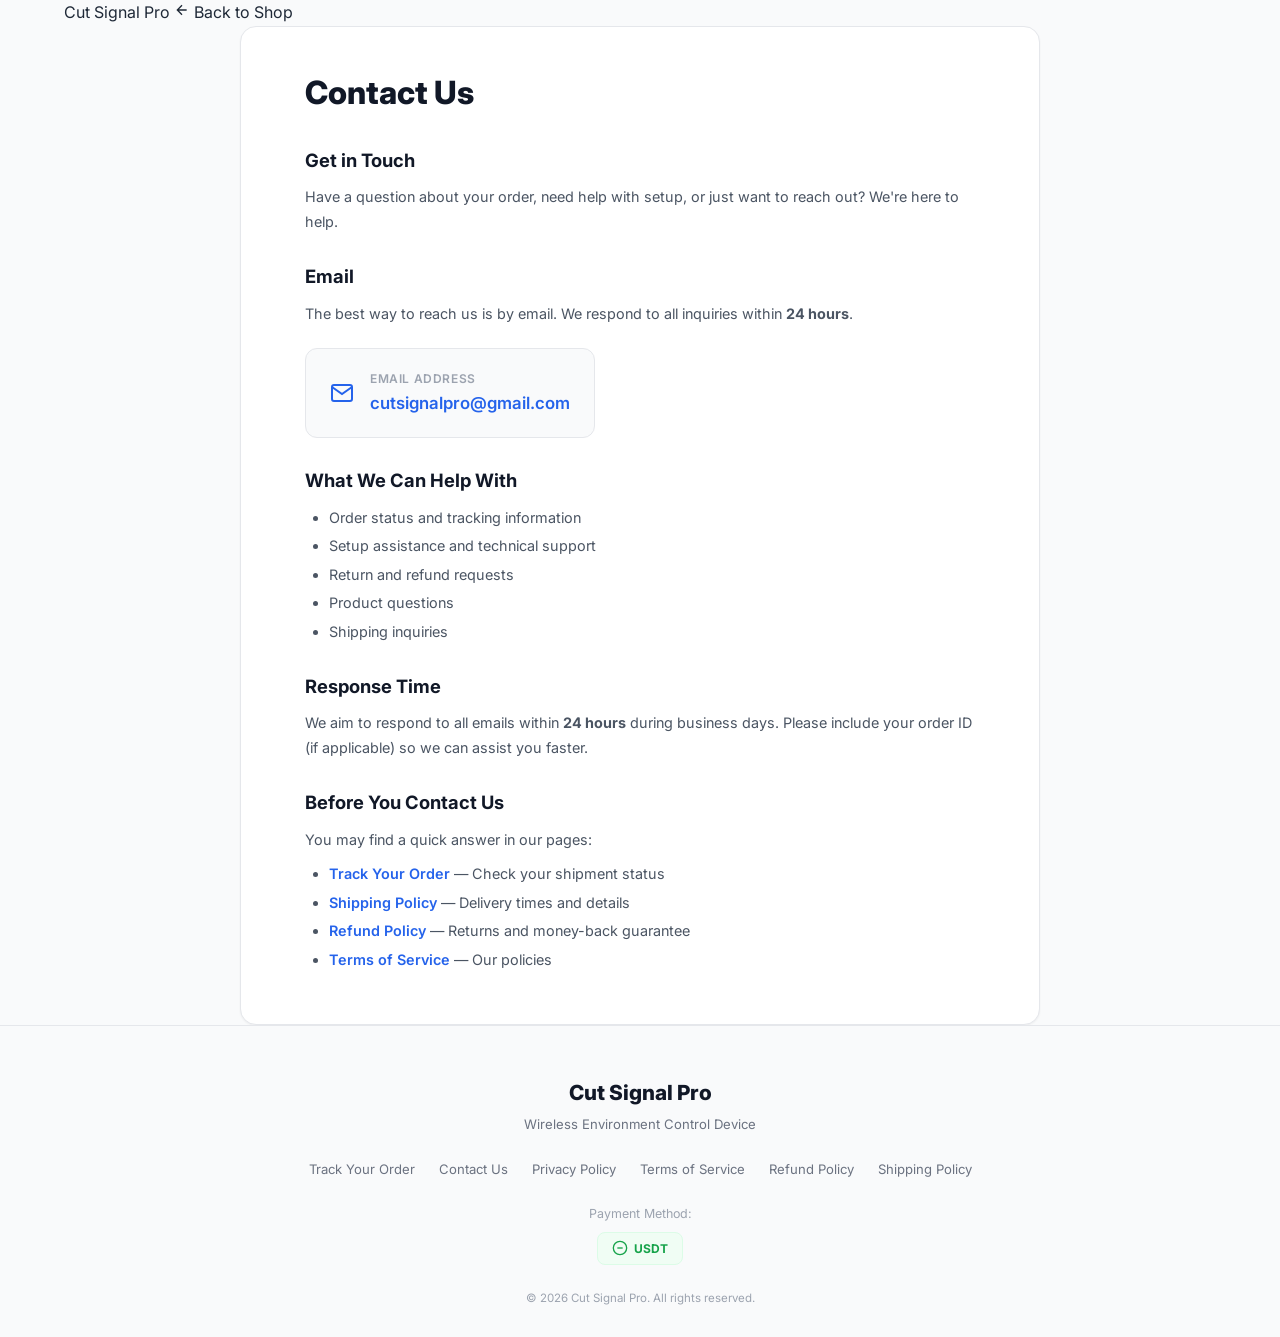
<file: contact.html>
<!DOCTYPE html>
<html lang="en">
<head>
    <meta charset="UTF-8">
    <meta name="viewport" content="width=device-width, initial-scale=1.0">
    <title>Contact Us - Cut Signal Pro</title>
    <link rel="preconnect" href="https://fonts.googleapis.com">
    <link rel="preconnect" href="https://fonts.gstatic.com" crossorigin>
    <link href="https://fonts.googleapis.com/css2?family=Inter:wght@300;400;500;600;700;800;900&display=swap" rel="stylesheet">
    <link rel="stylesheet" href="styles.css">
</head>
<body class="policy-page">

    <!-- Header -->
    <header class="policy-header">
        <div class="container">
            <a href="index.html" class="policy-header__logo">Cut Signal Pro</a>
            <a href="index.html" class="policy-header__back">
                <svg viewBox="0 0 24 24" fill="none" stroke="currentColor" stroke-width="2" width="16" height="16"><path d="M19 12H5M12 19l-7-7 7-7"/></svg>
                Back to Shop
            </a>
        </div>
    </header>

    <main class="policy__content">
        <div class="container">
            <h1 class="policy__title">Contact Us</h1>

            <div class="policy__section">
                <h2>Get in Touch</h2>
                <p>Have a question about your order, need help with setup, or just want to reach out? We're here to help.</p>
            </div>

            <div class="policy__section">
                <h2>Email</h2>
                <p>The best way to reach us is by email. We respond to all inquiries within <strong>24 hours</strong>.</p>
                <div class="contact-email-card">
                    <svg viewBox="0 0 24 24" fill="none" stroke="currentColor" stroke-width="2" width="24" height="24"><path d="M4 4h16c1.1 0 2 .9 2 2v12c0 1.1-.9 2-2 2H4c-1.1 0-2-.9-2-2V6c0-1.1.9-2 2-2z"/><polyline points="22,6 12,13 2,6"/></svg>
                    <div>
                        <span class="contact-email-card__label">Email Address</span>
                        <a href="mailto:cutsignalpro@gmail.com" class="contact-email-card__email">cutsignalpro@gmail.com</a>
                    </div>
                </div>
            </div>

            <div class="policy__section">
                <h2>What We Can Help With</h2>
                <ul>
                    <li>Order status and tracking information</li>
                    <li>Setup assistance and technical support</li>
                    <li>Return and refund requests</li>
                    <li>Product questions</li>
                    <li>Shipping inquiries</li>
                </ul>
            </div>

            <div class="policy__section">
                <h2>Response Time</h2>
                <p>We aim to respond to all emails within <strong>24 hours</strong> during business days. Please include your order ID (if applicable) so we can assist you faster.</p>
            </div>

            <div class="policy__section">
                <h2>Before You Contact Us</h2>
                <p>You may find a quick answer in our pages:</p>
                <ul>
                    <li><a href="track-order.html">Track Your Order</a> — Check your shipment status</li>
                    <li><a href="shipping-policy.html">Shipping Policy</a> — Delivery times and details</li>
                    <li><a href="refund-policy.html">Refund Policy</a> — Returns and money-back guarantee</li>
                    <li><a href="terms-of-service.html">Terms of Service</a> — Our policies</li>
                </ul>
            </div>
        </div>
    </main>

    <!-- Footer -->
    <footer class="footer">
        <div class="container">
            <div class="footer__inner">
                <div class="footer__brand">
                    <span class="footer__logo">Cut Signal Pro</span>
                    <p class="footer__tagline">Wireless Environment Control Device</p>
                </div>
                <div class="footer__links">
                    <a href="track-order.html">Track Your Order</a>
                    <a href="contact.html">Contact Us</a>
                    <a href="privacy-policy.html">Privacy Policy</a>
                    <a href="terms-of-service.html">Terms of Service</a>
                    <a href="refund-policy.html">Refund Policy</a>
                    <a href="shipping-policy.html">Shipping Policy</a>
                </div>
                <div class="footer__payment">
                    <span class="footer__payment-label">Payment Method:</span>
                    <div class="footer__payment-icons">
                        <span class="payment-icon payment-icon--usdt">
                            <svg viewBox="0 0 24 24" fill="none" stroke="currentColor" stroke-width="2" width="16" height="16"><circle cx="12" cy="12" r="10"/><path d="M8 12h8"/></svg>
                            USDT
                        </span>
                    </div>
                </div>
                <p class="footer__copyright">&copy; 2026 Cut Signal Pro. All rights reserved.</p>
            </div>
        </div>
    </footer>

    <style>
        .contact-email-card {
            display: inline-flex;
            align-items: center;
            gap: 16px;
            background: var(--gray-50);
            border: 1px solid var(--gray-200);
            border-radius: var(--radius);
            padding: 20px 24px;
            margin-top: 12px;
            transition: border-color 0.2s, box-shadow 0.2s;
        }
        .contact-email-card:hover {
            border-color: var(--blue-600);
            box-shadow: var(--shadow-md);
        }
        .contact-email-card svg { color: var(--blue-600); flex-shrink: 0; }
        .contact-email-card__label { display: block; font-size: 0.75rem; font-weight: 600; color: var(--gray-400); text-transform: uppercase; letter-spacing: 0.05em; margin-bottom: 2px; }
        .contact-email-card__email { font-size: 1.05rem; font-weight: 700; color: var(--blue-600); text-decoration: none; }
        .contact-email-card__email:hover { text-decoration: underline; }
    </style>
</body>
</html>
</file>
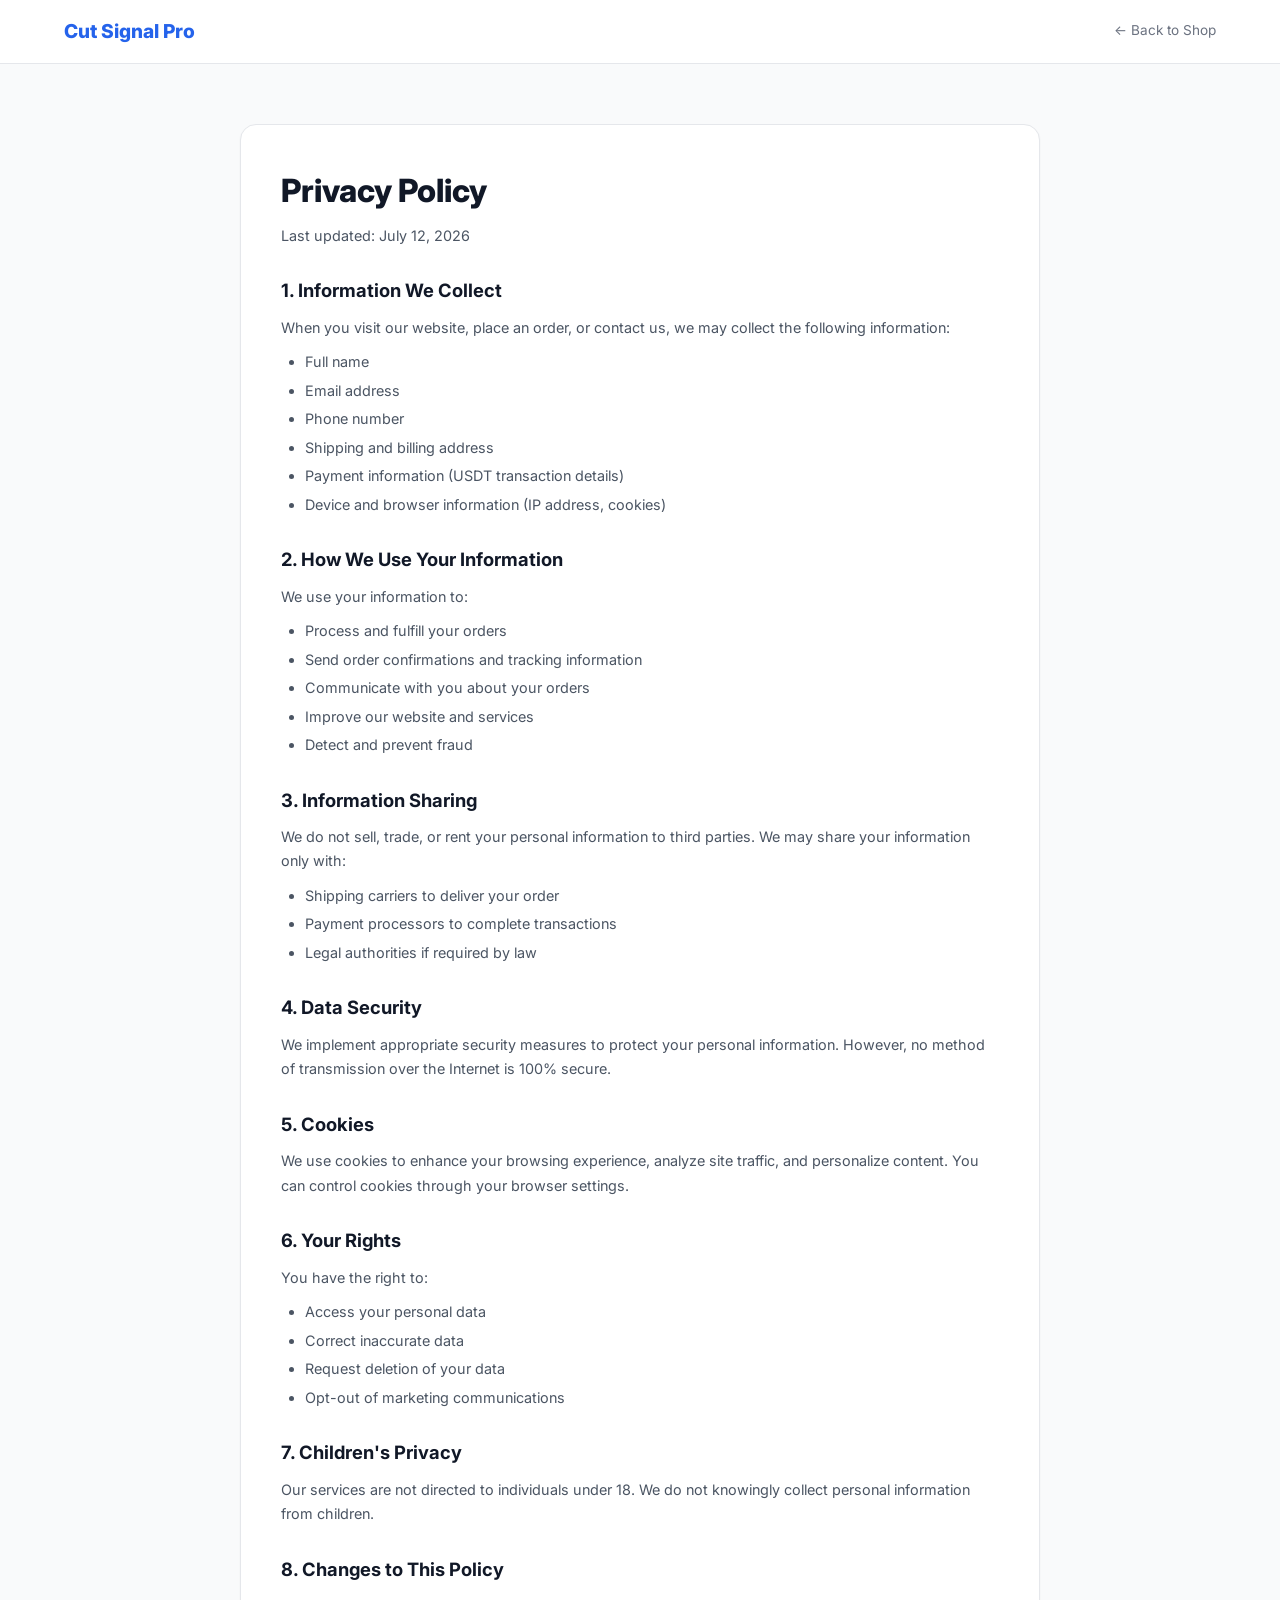
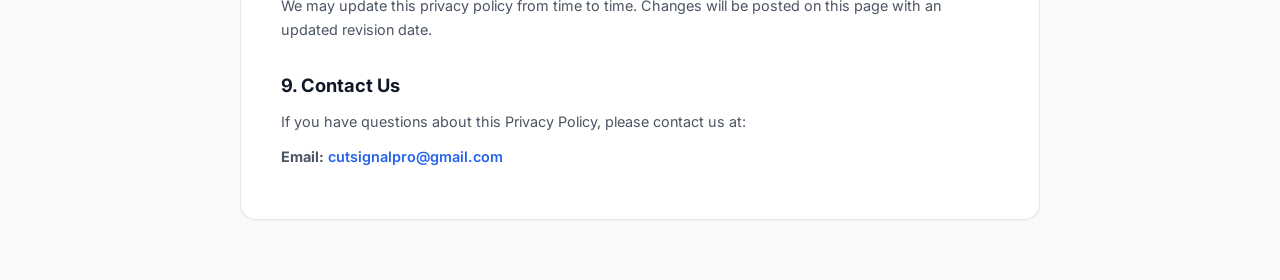
<file: privacy-policy.html>
<!DOCTYPE html>
<html lang="en">
<head>
    <meta charset="UTF-8">
    <meta name="viewport" content="width=device-width, initial-scale=1.0">
    <title>Privacy Policy - Cut Signal Pro</title>
    <link rel="preconnect" href="https://fonts.googleapis.com">
    <link rel="preconnect" href="https://fonts.gstatic.com" crossorigin>
    <link href="https://fonts.googleapis.com/css2?family=Inter:wght@300;400;500;600;700;800&display=swap" rel="stylesheet">
    <link rel="stylesheet" href="styles.css">
</head>
<body class="policy-page">
    <div class="checkout-header">
        <div class="container">
            <div class="checkout-header__inner">
                <a href="index.html" class="checkout-header__logo">Cut Signal Pro</a>
                <a href="index.html" class="checkout-header__back">← Back to Shop</a>
            </div>
        </div>
    </div>
    <section class="policy">
        <div class="container">
            <div class="policy__content">
                <h1>Privacy Policy</h1>
                <p class="policy__updated">Last updated: July 12, 2026</p>

                <h2>1. Information We Collect</h2>
                <p>When you visit our website, place an order, or contact us, we may collect the following information:</p>
                <ul>
                    <li>Full name</li>
                    <li>Email address</li>
                    <li>Phone number</li>
                    <li>Shipping and billing address</li>
                    <li>Payment information (USDT transaction details)</li>
                    <li>Device and browser information (IP address, cookies)</li>
                </ul>

                <h2>2. How We Use Your Information</h2>
                <p>We use your information to:</p>
                <ul>
                    <li>Process and fulfill your orders</li>
                    <li>Send order confirmations and tracking information</li>
                    <li>Communicate with you about your orders</li>
                    <li>Improve our website and services</li>
                    <li>Detect and prevent fraud</li>
                </ul>

                <h2>3. Information Sharing</h2>
                <p>We do not sell, trade, or rent your personal information to third parties. We may share your information only with:</p>
                <ul>
                    <li>Shipping carriers to deliver your order</li>
                    <li>Payment processors to complete transactions</li>
                    <li>Legal authorities if required by law</li>
                </ul>

                <h2>4. Data Security</h2>
                <p>We implement appropriate security measures to protect your personal information. However, no method of transmission over the Internet is 100% secure.</p>

                <h2>5. Cookies</h2>
                <p>We use cookies to enhance your browsing experience, analyze site traffic, and personalize content. You can control cookies through your browser settings.</p>

                <h2>6. Your Rights</h2>
                <p>You have the right to:</p>
                <ul>
                    <li>Access your personal data</li>
                    <li>Correct inaccurate data</li>
                    <li>Request deletion of your data</li>
                    <li>Opt-out of marketing communications</li>
                </ul>

                <h2>7. Children's Privacy</h2>
                <p>Our services are not directed to individuals under 18. We do not knowingly collect personal information from children.</p>

                <h2>8. Changes to This Policy</h2>
                <p>We may update this privacy policy from time to time. Changes will be posted on this page with an updated revision date.</p>

                <h2>9. Contact Us</h2>
                <p>If you have questions about this Privacy Policy, please contact us at:</p>
                <p><strong>Email:</strong> <a href="mailto:cutsignalpro@gmail.com">cutsignalpro@gmail.com</a></p>
            </div>
        </div>
    </section>
</body>
</html>
</file>
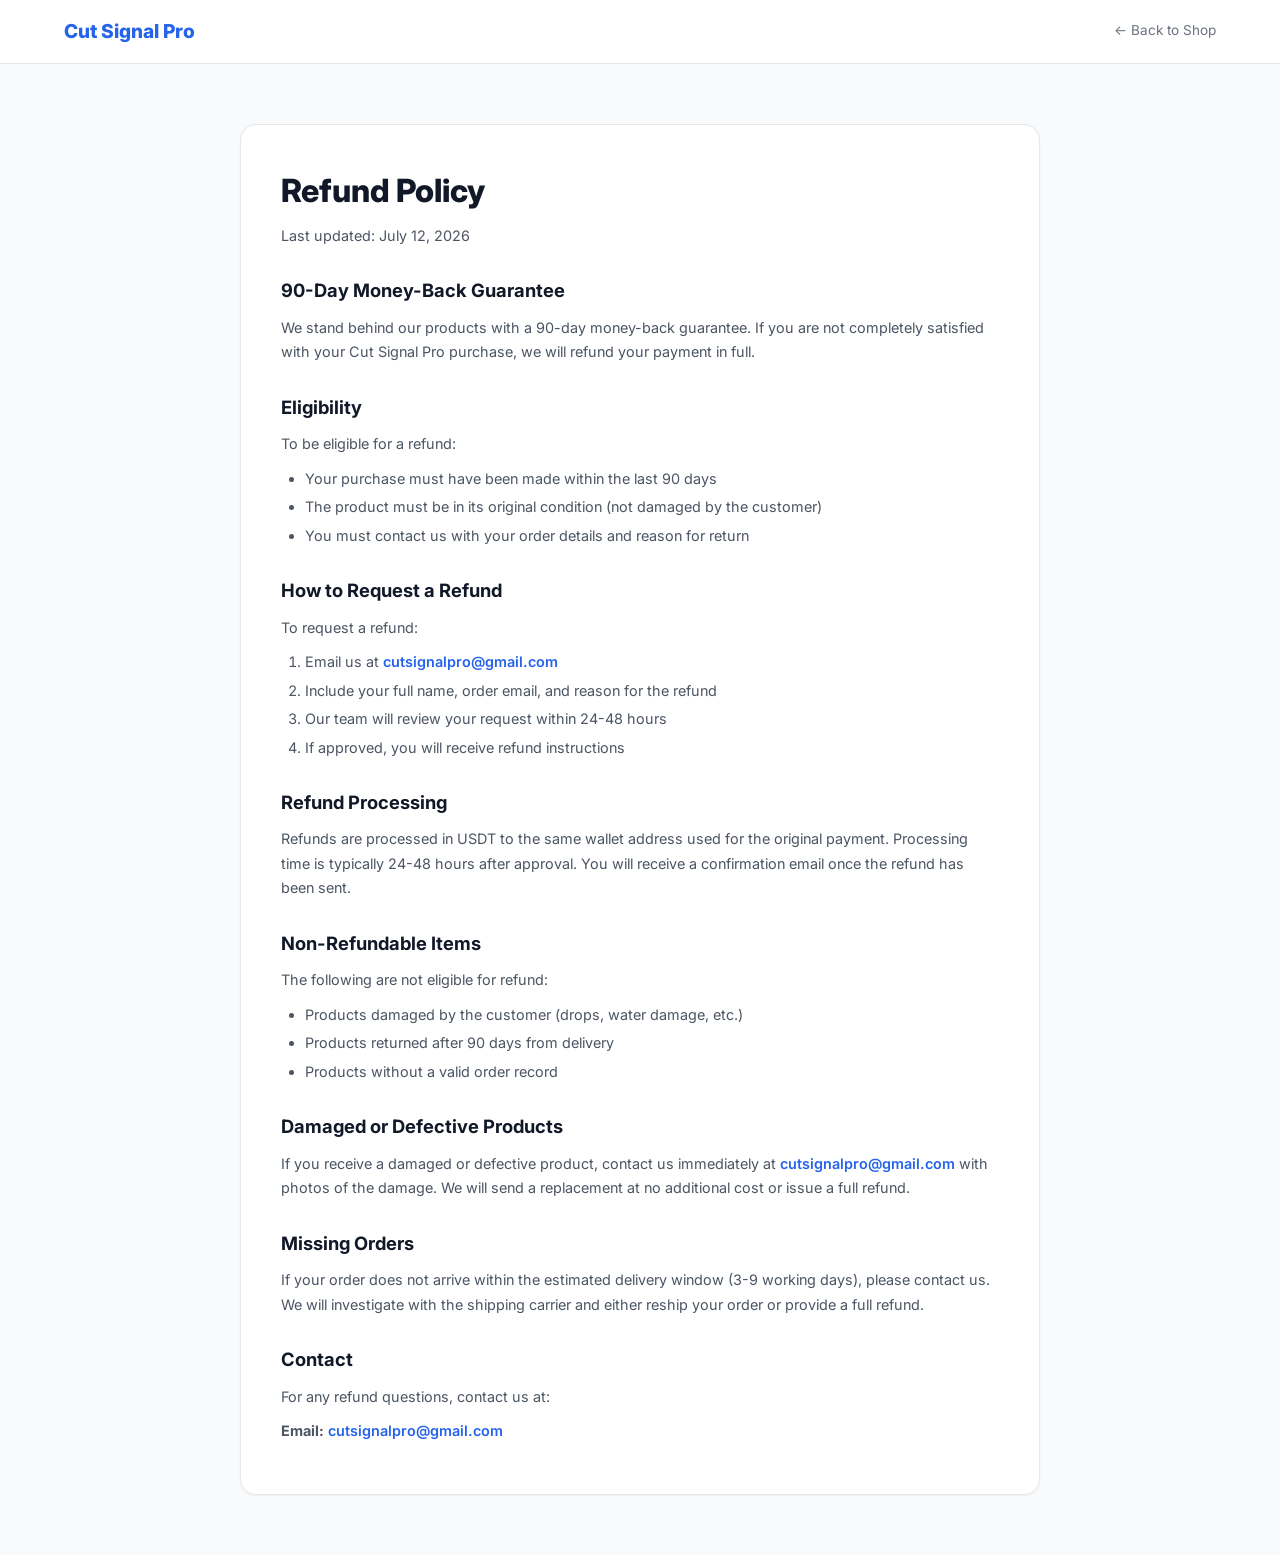
<file: refund-policy.html>
<!DOCTYPE html>
<html lang="en">
<head>
    <meta charset="UTF-8">
    <meta name="viewport" content="width=device-width, initial-scale=1.0">
    <title>Refund Policy - Cut Signal Pro</title>
    <link rel="preconnect" href="https://fonts.googleapis.com">
    <link rel="preconnect" href="https://fonts.gstatic.com" crossorigin>
    <link href="https://fonts.googleapis.com/css2?family=Inter:wght@300;400;500;600;700;800&display=swap" rel="stylesheet">
    <link rel="stylesheet" href="styles.css">
</head>
<body class="policy-page">
    <div class="checkout-header">
        <div class="container">
            <div class="checkout-header__inner">
                <a href="index.html" class="checkout-header__logo">Cut Signal Pro</a>
                <a href="index.html" class="checkout-header__back">← Back to Shop</a>
            </div>
        </div>
    </div>
    <section class="policy">
        <div class="container">
            <div class="policy__content">
                <h1>Refund Policy</h1>
                <p class="policy__updated">Last updated: July 12, 2026</p>

                <h2>90-Day Money-Back Guarantee</h2>
                <p>We stand behind our products with a 90-day money-back guarantee. If you are not completely satisfied with your Cut Signal Pro purchase, we will refund your payment in full.</p>

                <h2>Eligibility</h2>
                <p>To be eligible for a refund:</p>
                <ul>
                    <li>Your purchase must have been made within the last 90 days</li>
                    <li>The product must be in its original condition (not damaged by the customer)</li>
                    <li>You must contact us with your order details and reason for return</li>
                </ul>

                <h2>How to Request a Refund</h2>
                <p>To request a refund:</p>
                <ol>
                    <li>Email us at <a href="mailto:cutsignalpro@gmail.com">cutsignalpro@gmail.com</a></li>
                    <li>Include your full name, order email, and reason for the refund</li>
                    <li>Our team will review your request within 24-48 hours</li>
                    <li>If approved, you will receive refund instructions</li>
                </ol>

                <h2>Refund Processing</h2>
                <p>Refunds are processed in USDT to the same wallet address used for the original payment. Processing time is typically 24-48 hours after approval. You will receive a confirmation email once the refund has been sent.</p>

                <h2>Non-Refundable Items</h2>
                <p>The following are not eligible for refund:</p>
                <ul>
                    <li>Products damaged by the customer (drops, water damage, etc.)</li>
                    <li>Products returned after 90 days from delivery</li>
                    <li>Products without a valid order record</li>
                </ul>

                <h2>Damaged or Defective Products</h2>
                <p>If you receive a damaged or defective product, contact us immediately at <a href="mailto:cutsignalpro@gmail.com">cutsignalpro@gmail.com</a> with photos of the damage. We will send a replacement at no additional cost or issue a full refund.</p>

                <h2>Missing Orders</h2>
                <p>If your order does not arrive within the estimated delivery window (3-9 working days), please contact us. We will investigate with the shipping carrier and either reship your order or provide a full refund.</p>

                <h2>Contact</h2>
                <p>For any refund questions, contact us at:</p>
                <p><strong>Email:</strong> <a href="mailto:cutsignalpro@gmail.com">cutsignalpro@gmail.com</a></p>
            </div>
        </div>
    </section>
</body>
</html>
</file>
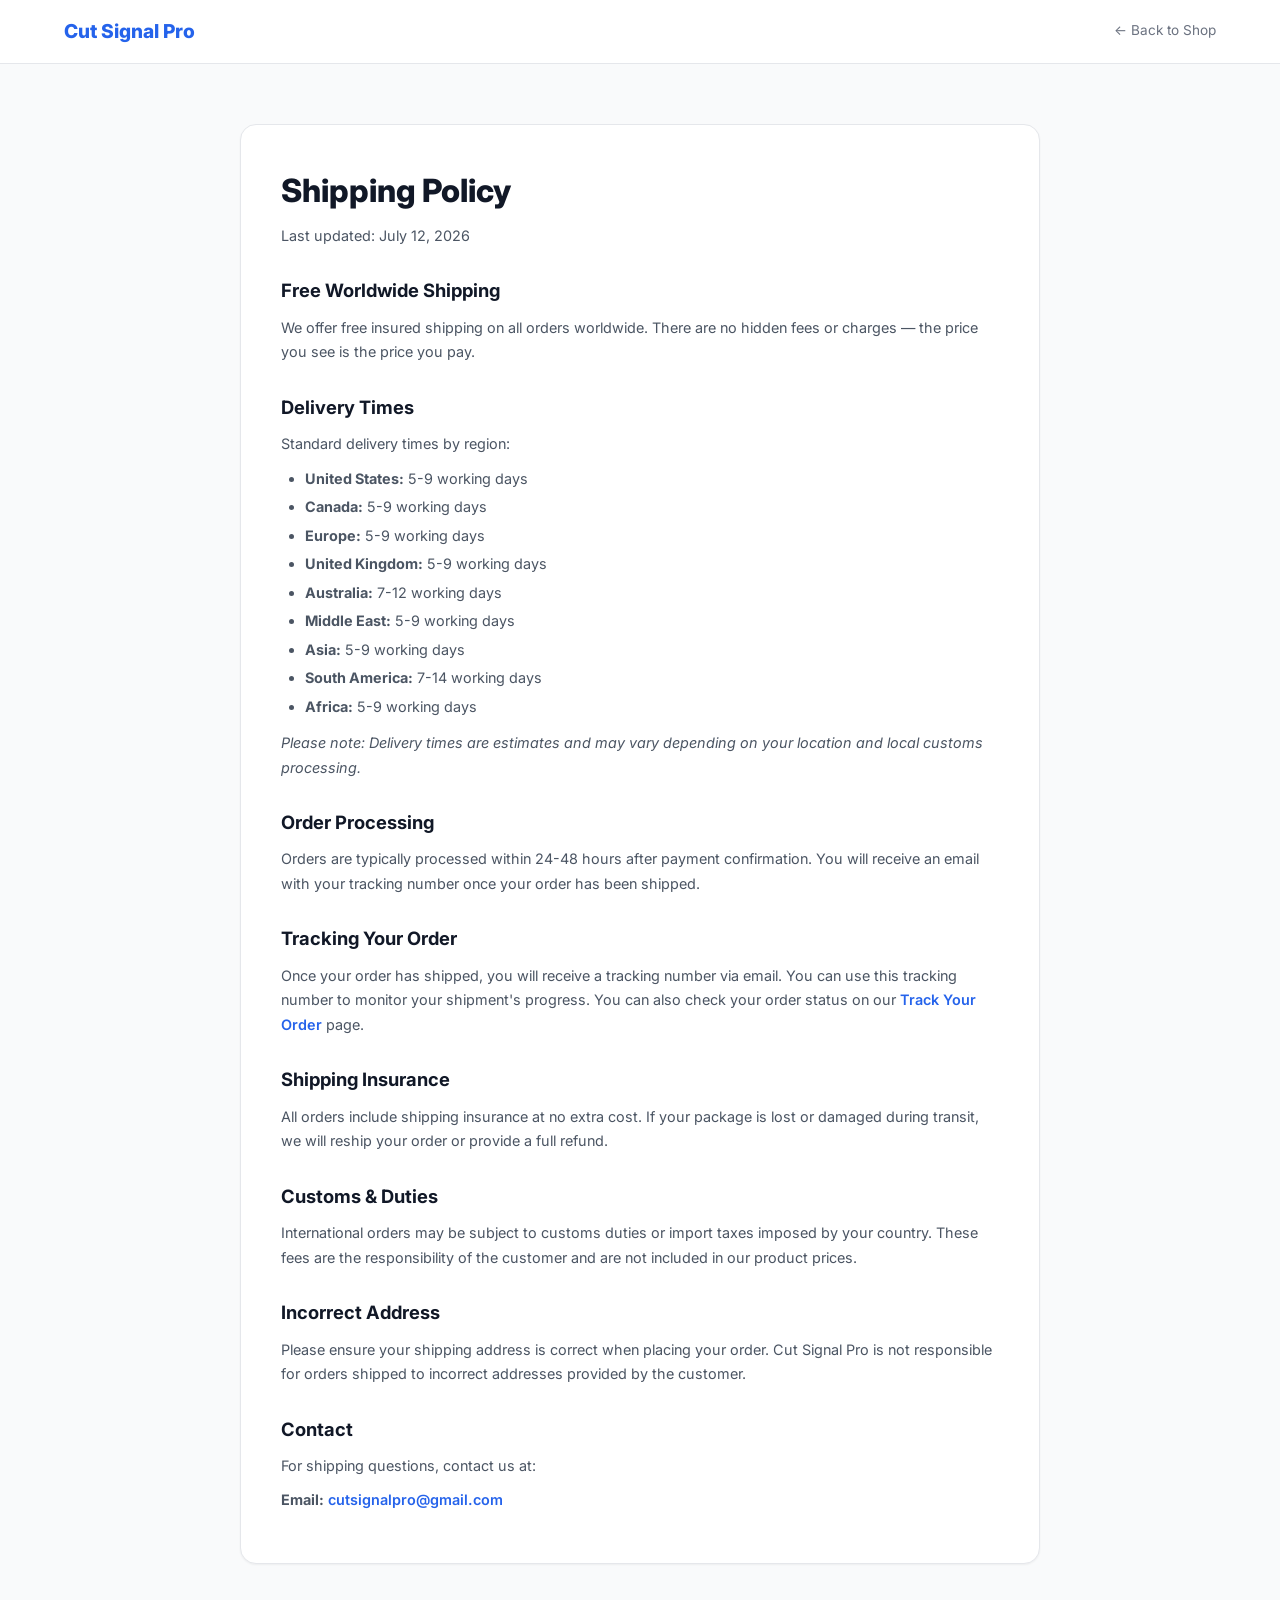
<file: shipping-policy.html>
<!DOCTYPE html>
<html lang="en">
<head>
    <meta charset="UTF-8">
    <meta name="viewport" content="width=device-width, initial-scale=1.0">
    <title>Shipping Policy - Cut Signal Pro</title>
    <link rel="preconnect" href="https://fonts.googleapis.com">
    <link rel="preconnect" href="https://fonts.gstatic.com" crossorigin>
    <link href="https://fonts.googleapis.com/css2?family=Inter:wght@300;400;500;600;700;800&display=swap" rel="stylesheet">
    <link rel="stylesheet" href="styles.css">
</head>
<body class="policy-page">
    <div class="checkout-header">
        <div class="container">
            <div class="checkout-header__inner">
                <a href="index.html" class="checkout-header__logo">Cut Signal Pro</a>
                <a href="index.html" class="checkout-header__back">← Back to Shop</a>
            </div>
        </div>
    </div>
    <section class="policy">
        <div class="container">
            <div class="policy__content">
                <h1>Shipping Policy</h1>
                <p class="policy__updated">Last updated: July 12, 2026</p>

                <h2>Free Worldwide Shipping</h2>
                <p>We offer free insured shipping on all orders worldwide. There are no hidden fees or charges — the price you see is the price you pay.</p>

                <h2>Delivery Times</h2>
                <p>Standard delivery times by region:</p>
                <ul>
                    <li><strong>United States:</strong> 5-9 working days</li>
                    <li><strong>Canada:</strong> 5-9 working days</li>
                    <li><strong>Europe:</strong> 5-9 working days</li>
                    <li><strong>United Kingdom:</strong> 5-9 working days</li>
                    <li><strong>Australia:</strong> 7-12 working days</li>
                    <li><strong>Middle East:</strong> 5-9 working days</li>
                    <li><strong>Asia:</strong> 5-9 working days</li>
                    <li><strong>South America:</strong> 7-14 working days</li>
                    <li><strong>Africa:</strong> 5-9 working days</li>
                </ul>
                <p><em>Please note: Delivery times are estimates and may vary depending on your location and local customs processing.</em></p>

                <h2>Order Processing</h2>
                <p>Orders are typically processed within 24-48 hours after payment confirmation. You will receive an email with your tracking number once your order has been shipped.</p>

                <h2>Tracking Your Order</h2>
                <p>Once your order has shipped, you will receive a tracking number via email. You can use this tracking number to monitor your shipment's progress. You can also check your order status on our <a href="track-order.html">Track Your Order</a> page.</p>

                <h2>Shipping Insurance</h2>
                <p>All orders include shipping insurance at no extra cost. If your package is lost or damaged during transit, we will reship your order or provide a full refund.</p>

                <h2>Customs & Duties</h2>
                <p>International orders may be subject to customs duties or import taxes imposed by your country. These fees are the responsibility of the customer and are not included in our product prices.</p>

                <h2>Incorrect Address</h2>
                <p>Please ensure your shipping address is correct when placing your order. Cut Signal Pro is not responsible for orders shipped to incorrect addresses provided by the customer.</p>

                <h2>Contact</h2>
                <p>For shipping questions, contact us at:</p>
                <p><strong>Email:</strong> <a href="mailto:cutsignalpro@gmail.com">cutsignalpro@gmail.com</a></p>
            </div>
        </div>
    </section>
</body>
</html>
</file>
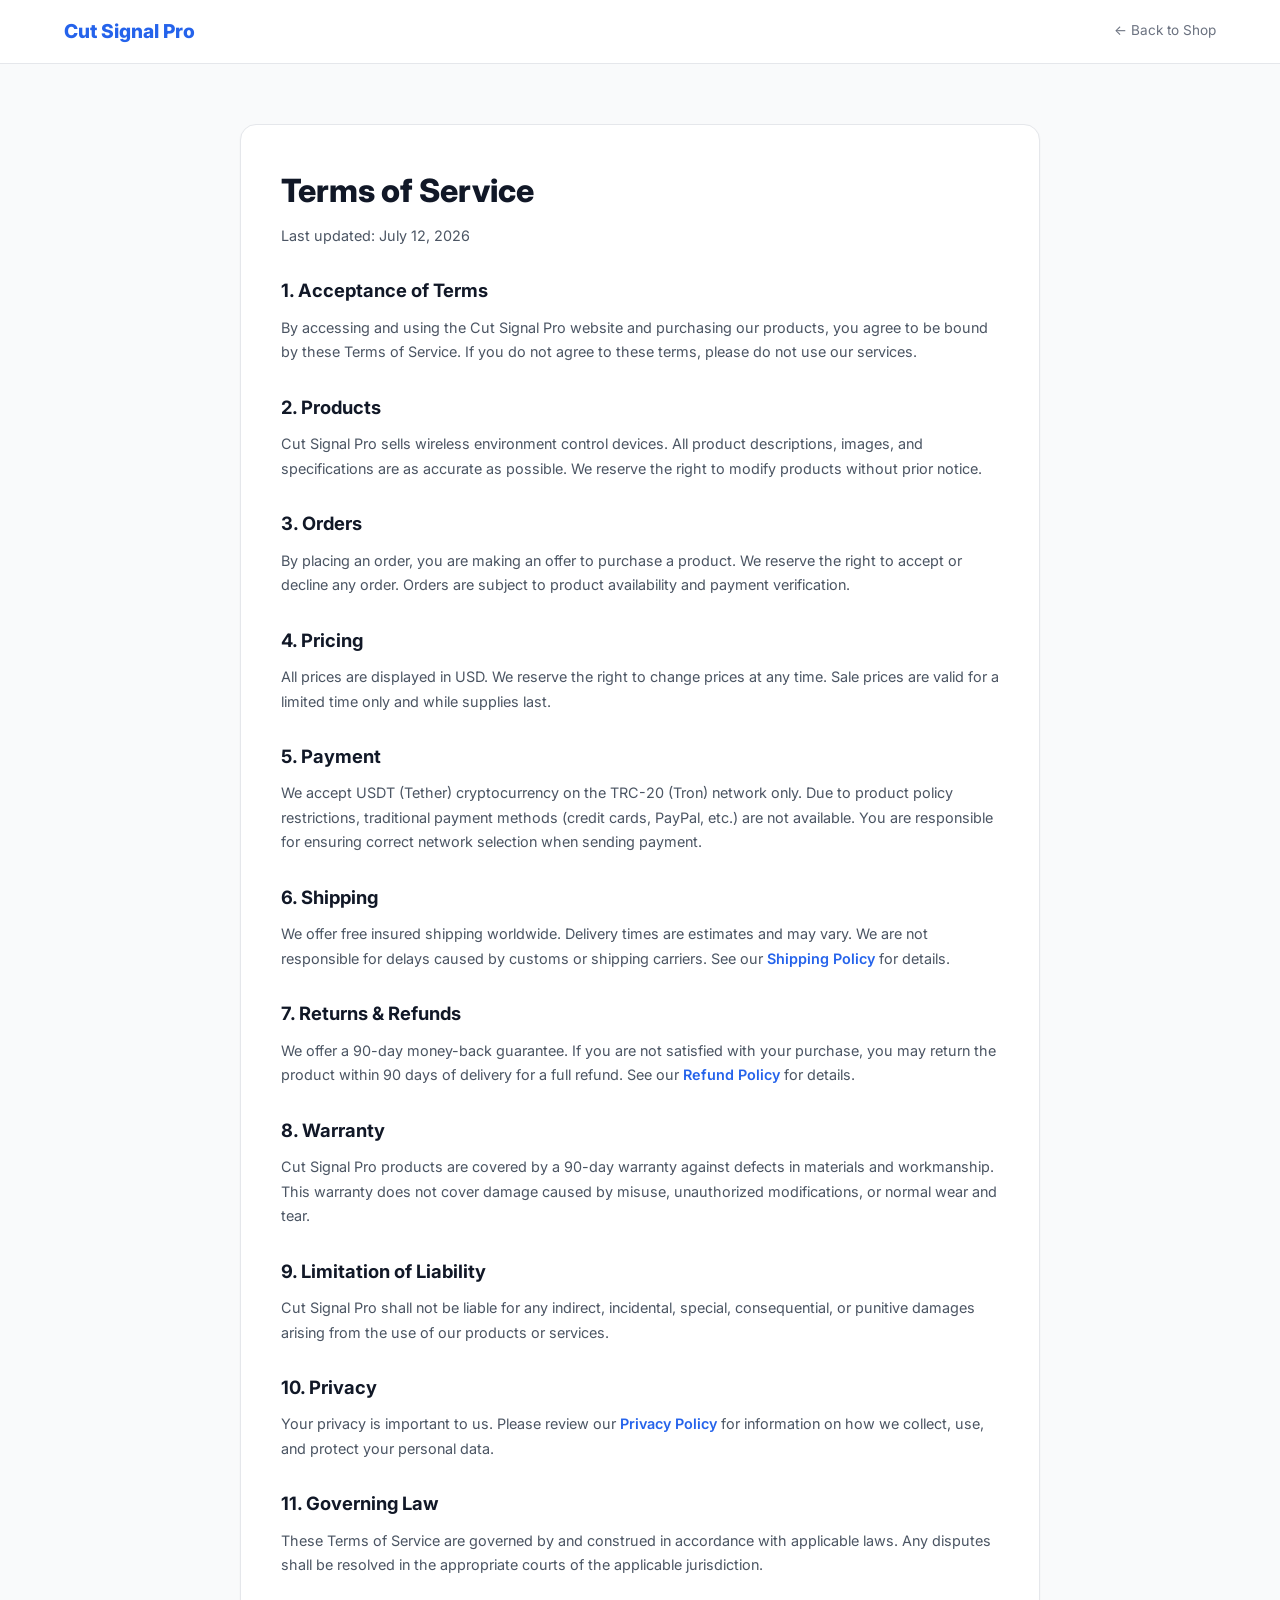
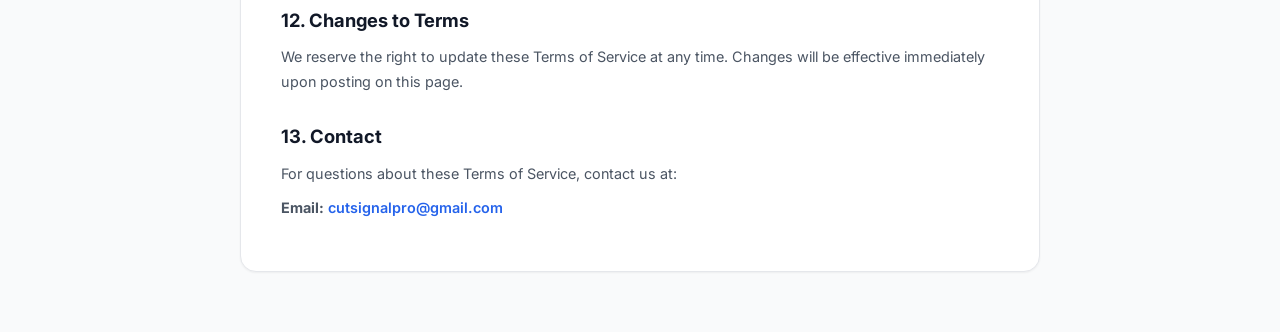
<file: terms-of-service.html>
<!DOCTYPE html>
<html lang="en">
<head>
    <meta charset="UTF-8">
    <meta name="viewport" content="width=device-width, initial-scale=1.0">
    <title>Terms of Service - Cut Signal Pro</title>
    <link rel="preconnect" href="https://fonts.googleapis.com">
    <link rel="preconnect" href="https://fonts.gstatic.com" crossorigin>
    <link href="https://fonts.googleapis.com/css2?family=Inter:wght@300;400;500;600;700;800&display=swap" rel="stylesheet">
    <link rel="stylesheet" href="styles.css">
</head>
<body class="policy-page">
    <div class="checkout-header">
        <div class="container">
            <div class="checkout-header__inner">
                <a href="index.html" class="checkout-header__logo">Cut Signal Pro</a>
                <a href="index.html" class="checkout-header__back">← Back to Shop</a>
            </div>
        </div>
    </div>
    <section class="policy">
        <div class="container">
            <div class="policy__content">
                <h1>Terms of Service</h1>
                <p class="policy__updated">Last updated: July 12, 2026</p>

                <h2>1. Acceptance of Terms</h2>
                <p>By accessing and using the Cut Signal Pro website and purchasing our products, you agree to be bound by these Terms of Service. If you do not agree to these terms, please do not use our services.</p>

                <h2>2. Products</h2>
                <p>Cut Signal Pro sells wireless environment control devices. All product descriptions, images, and specifications are as accurate as possible. We reserve the right to modify products without prior notice.</p>

                <h2>3. Orders</h2>
                <p>By placing an order, you are making an offer to purchase a product. We reserve the right to accept or decline any order. Orders are subject to product availability and payment verification.</p>

                <h2>4. Pricing</h2>
                <p>All prices are displayed in USD. We reserve the right to change prices at any time. Sale prices are valid for a limited time only and while supplies last.</p>

                <h2>5. Payment</h2>
                <p>We accept USDT (Tether) cryptocurrency on the TRC-20 (Tron) network only. Due to product policy restrictions, traditional payment methods (credit cards, PayPal, etc.) are not available. You are responsible for ensuring correct network selection when sending payment.</p>

                <h2>6. Shipping</h2>
                <p>We offer free insured shipping worldwide. Delivery times are estimates and may vary. We are not responsible for delays caused by customs or shipping carriers. See our <a href="shipping-policy.html">Shipping Policy</a> for details.</p>

                <h2>7. Returns & Refunds</h2>
                <p>We offer a 90-day money-back guarantee. If you are not satisfied with your purchase, you may return the product within 90 days of delivery for a full refund. See our <a href="refund-policy.html">Refund Policy</a> for details.</p>

                <h2>8. Warranty</h2>
                <p>Cut Signal Pro products are covered by a 90-day warranty against defects in materials and workmanship. This warranty does not cover damage caused by misuse, unauthorized modifications, or normal wear and tear.</p>

                <h2>9. Limitation of Liability</h2>
                <p>Cut Signal Pro shall not be liable for any indirect, incidental, special, consequential, or punitive damages arising from the use of our products or services.</p>

                <h2>10. Privacy</h2>
                <p>Your privacy is important to us. Please review our <a href="privacy-policy.html">Privacy Policy</a> for information on how we collect, use, and protect your personal data.</p>

                <h2>11. Governing Law</h2>
                <p>These Terms of Service are governed by and construed in accordance with applicable laws. Any disputes shall be resolved in the appropriate courts of the applicable jurisdiction.</p>

                <h2>12. Changes to Terms</h2>
                <p>We reserve the right to update these Terms of Service at any time. Changes will be effective immediately upon posting on this page.</p>

                <h2>13. Contact</h2>
                <p>For questions about these Terms of Service, contact us at:</p>
                <p><strong>Email:</strong> <a href="mailto:cutsignalpro@gmail.com">cutsignalpro@gmail.com</a></p>
            </div>
        </div>
    </section>
</body>
</html>
</file>
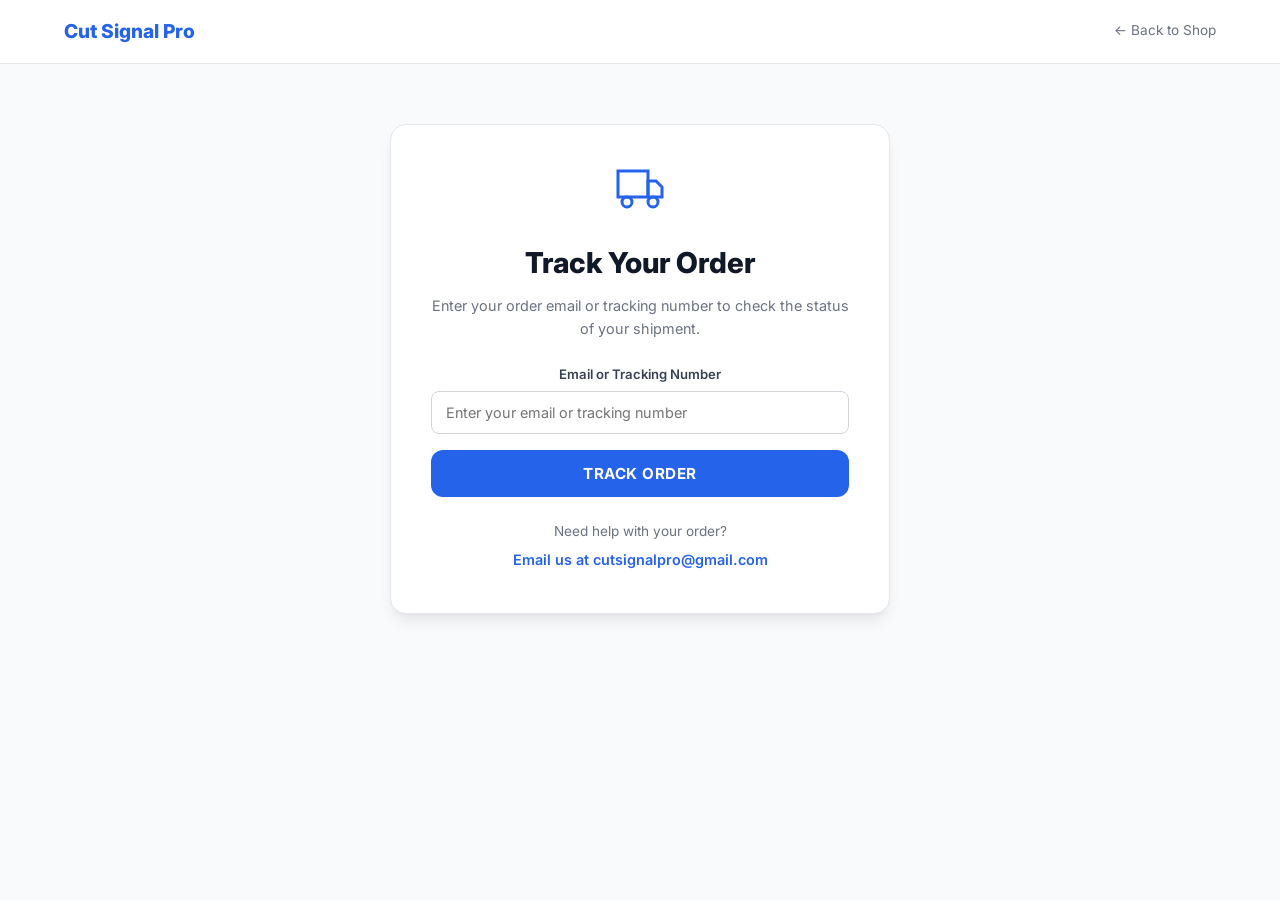
<file: track-order.html>
<!DOCTYPE html>
<html lang="en">
<head>
    <meta charset="UTF-8">
    <meta name="viewport" content="width=device-width, initial-scale=1.0">
    <title>Track Your Order - Cut Signal Pro</title>
    <link rel="preconnect" href="https://fonts.googleapis.com">
    <link rel="preconnect" href="https://fonts.gstatic.com" crossorigin>
    <link href="https://fonts.googleapis.com/css2?family=Inter:wght@300;400;500;600;700;800&display=swap" rel="stylesheet">
    <link rel="stylesheet" href="styles.css">
</head>
<body class="checkout-page">
    <div class="checkout-header">
        <div class="container">
            <div class="checkout-header__inner">
                <a href="index.html" class="checkout-header__logo">Cut Signal Pro</a>
                <a href="index.html" class="checkout-header__back">← Back to Shop</a>
            </div>
        </div>
    </div>

    <section class="track-order">
        <div class="container">
            <div class="track-order__card">
                <div class="track-order__icon">
                    <svg viewBox="0 0 24 24" fill="none" stroke="currentColor" stroke-width="1.5" width="48" height="48"><rect x="1" y="3" width="15" height="13"/><polygon points="16 8 20 8 23 11 23 16 16 16 16 8"/><circle cx="5.5" cy="18.5" r="2.5"/><circle cx="18.5" cy="18.5" r="2.5"/></svg>
                </div>
                <h1 class="track-order__title">Track Your Order</h1>
                <p class="track-order__text">Enter your order email or tracking number to check the status of your shipment.</p>

                <form class="track-order__form" onsubmit="trackOrder(event)">
                    <div class="form-group">
                        <label for="trackingInput">Email or Tracking Number</label>
                        <input type="text" id="trackingInput" placeholder="Enter your email or tracking number" required>
                    </div>
                    <button type="submit" class="track-order__btn">TRACK ORDER</button>
                </form>

                <div class="track-order__result" id="trackResult" style="display:none;">
                    <div class="track-order__status">
                        <div class="track-order__status-icon">
                            <svg viewBox="0 0 24 24" fill="none" stroke="currentColor" stroke-width="2" width="32" height="32"><path d="M22 11.08V12a10 10 0 1 1-5.93-9.14"/><polyline points="22 4 12 14.01 9 11.01"/></svg>
                        </div>
                        <h3>Order Confirmed</h3>
                        <p>Your order is being processed. You will receive a tracking number via email once your package has shipped.</p>
                    </div>
                </div>

                <div class="track-order__help">
                    <p>Need help with your order?</p>
                    <a href="mailto:cutsignalpro@gmail.com" class="track-order__help-link">Email us at cutsignalpro@gmail.com</a>
                </div>
            </div>
        </div>
    </section>

    <script>
        function trackOrder(e) {
            e.preventDefault();
            document.getElementById('trackResult').style.display = 'block';
            document.getElementById('trackResult').scrollIntoView({ behavior: 'smooth' });
        }
    </script>
</body>
</html>
</file>
<file: styles.css>
/* ============================================
   Cut Signal Pro - Trusted Professional Design
   ============================================ */

*, *::before, *::after { margin: 0; padding: 0; box-sizing: border-box; }

html { scroll-behavior: smooth; font-size: 16px; }

:root {
    --blue-600: #2563eb;
    --blue-700: #1d4ed8;
    --blue-50: #eff6ff;
    --blue-100: #dbeafe;
    --green-600: #16a34a;
    --green-50: #f0fdf4;
    --green-100: #dcfce7;
    --red-600: #dc2626;
    --red-50: #fef2f2;
    --amber-600: #d97706;
    --amber-50: #fffbeb;
    --amber-100: #fef3c7;
    --gray-50: #f9fafb;
    --gray-100: #f3f4f6;
    --gray-200: #e5e7eb;
    --gray-300: #d1d5db;
    --gray-400: #9ca3af;
    --gray-500: #6b7280;
    --gray-600: #4b5563;
    --gray-700: #374151;
    --gray-800: #1f2937;
    --gray-900: #111827;
    --white: #ffffff;
    --shadow-sm: 0 1px 2px rgba(0,0,0,0.05);
    --shadow-md: 0 4px 6px -1px rgba(0,0,0,0.07), 0 2px 4px -2px rgba(0,0,0,0.05);
    --shadow-lg: 0 10px 15px -3px rgba(0,0,0,0.08), 0 4px 6px -4px rgba(0,0,0,0.05);
    --shadow-xl: 0 20px 25px -5px rgba(0,0,0,0.08), 0 8px 10px -6px rgba(0,0,0,0.04);
    --radius: 12px;
    --radius-sm: 8px;
    --radius-lg: 16px;
}

body {
    font-family: 'Inter', -apple-system, BlinkMacSystemFont, 'Segoe UI', sans-serif;
    color: var(--gray-800);
    background: var(--white);
    line-height: 1.6;
    overflow-x: hidden;
    -webkit-font-smoothing: antialiased;
}

.container { max-width: 1200px; margin: 0 auto; padding: 0 24px; }
img { max-width: 100%; height: auto; display: block; }
a { text-decoration: none; color: inherit; }

/* === Top Bar === */
.urgency-bar {
    background: var(--blue-600);
    color: #fff;
    padding: 10px 20px;
    text-align: center;
    position: sticky;
    top: 0;
    z-index: 1000;
}

.urgency-bar__inner {
    display: flex;
    align-items: center;
    justify-content: center;
    gap: 14px;
    flex-wrap: wrap;
}

.urgency-bar__flash {
    background: rgba(255,255,255,0.2);
    color: #fff;
    padding: 4px 14px;
    border-radius: 20px;
    font-weight: 700;
    font-size: 0.7rem;
    letter-spacing: 1px;
}

.urgency-bar__text { font-weight: 500; font-size: 0.85rem; }

.countdown { display: flex; align-items: center; gap: 4px; }
.countdown__block { display: flex; flex-direction: column; align-items: center; }
.countdown__number {
    background: rgba(255,255,255,0.2);
    padding: 4px 8px;
    border-radius: 6px;
    font-weight: 800;
    font-size: 0.9rem;
    min-width: 34px;
    text-align: center;
}
.countdown__label { font-size: 0.55rem; font-weight: 600; letter-spacing: 1px; margin-top: 2px; opacity: 0.8; }
.countdown__sep { font-weight: 800; font-size: 1rem; }

/* === Sticky CTA === */
.sticky-cta {
    display: none;
    position: fixed;
    bottom: 0;
    left: 0;
    right: 0;
    background: var(--white);
    border-top: 1px solid var(--gray-200);
    padding: 12px 20px;
    z-index: 999;
    box-shadow: 0 -4px 12px rgba(0,0,0,0.06);
}

.sticky-cta__inner {
    display: flex;
    align-items: center;
    justify-content: space-between;
    max-width: 600px;
    margin: 0 auto;
}

.sticky-cta__old { text-decoration: line-through; color: var(--gray-400); font-size: 0.85rem; }
.sticky-cta__current { font-weight: 800; font-size: 1.15rem; color: var(--blue-600); margin-left: 8px; }

.sticky-cta__btn {
    background: var(--blue-600);
    color: #fff;
    padding: 12px 32px;
    border-radius: var(--radius-sm);
    font-weight: 700;
    font-size: 0.85rem;
    letter-spacing: 0.5px;
    transition: background 0.2s;
}

.sticky-cta__btn:hover { background: var(--blue-700); }

/* === Hero === */
.hero {
    padding: 50px 0 70px;
    background: linear-gradient(180deg, var(--gray-50) 0%, var(--white) 100%);
}

.hero__grid {
    display: grid;
    grid-template-columns: 1fr 1fr;
    gap: 60px;
    align-items: start;
}

.hero__media { position: relative; }

.hero__badge {
    position: absolute;
    top: 16px;
    left: 16px;
    background: var(--red-600);
    color: #fff;
    padding: 8px 18px;
    border-radius: var(--radius-sm);
    font-weight: 700;
    font-size: 0.95rem;
    z-index: 10;
}

.hero__main-image {
    background: var(--white);
    border: 1px solid var(--gray-200);
    border-radius: var(--radius-lg);
    overflow: hidden;
    margin-bottom: 12px;
}

.hero__main-image img {
    width: 100%;
    height: auto;
    min-height: 300px;
    object-fit: contain;
    transition: opacity 0.3s;
    padding: 20px;
}

.hero__thumbs { display: flex; gap: 10px; }

.hero__thumb {
    flex: 1;
    border: 2px solid var(--gray-200);
    border-radius: var(--radius-sm);
    overflow: hidden;
    cursor: pointer;
    background: var(--white);
    padding: 0;
    transition: border-color 0.2s;
}

.hero__thumb.active, .hero__thumb:hover { border-color: var(--blue-600); }
.hero__thumb img { width: 100%; aspect-ratio: 1; object-fit: cover; }

.hero__video {
    margin-top: 20px;
    border-radius: var(--radius-lg);
    overflow: hidden;
    border: 1px solid var(--gray-200);
}

.hero__video video { width: 100%; display: block; }

/* === Hero Content === */
.hero__rating { display: flex; align-items: center; gap: 8px; margin-bottom: 14px; }
.stars { display: flex; gap: 2px; }
.star { width: 18px; height: 18px; fill: #f59e0b; }
.hero__rating-text { font-size: 0.85rem; color: var(--gray-500); }

.hero__title {
    font-size: 2.8rem;
    font-weight: 800;
    line-height: 1.1;
    margin-bottom: 6px;
    letter-spacing: -0.02em;
    color: var(--gray-900);
}

.hero__subtitle { font-size: 1.05rem; color: var(--gray-500); margin-bottom: 24px; }

.hero__benefits { display: flex; flex-direction: column; gap: 10px; margin-bottom: 20px; }

.hero__benefit {
    display: flex;
    align-items: center;
    gap: 12px;
    font-size: 0.92rem;
    font-weight: 500;
    color: var(--gray-700);
}

.hero__benefit-icon { font-size: 1.2rem; width: 28px; text-align: center; }

.hero__gift {
    display: flex;
    align-items: center;
    gap: 10px;
    background: var(--amber-50);
    border: 1px solid var(--amber-100);
    padding: 12px 16px;
    border-radius: var(--radius-sm);
    margin-bottom: 24px;
    font-weight: 600;
    font-size: 0.88rem;
    color: var(--amber-600);
}

.hero__gift-icon { font-size: 1.3rem; }

/* === Buy Box === */
.buybox {
    background: var(--white);
    border: 1px solid var(--gray-200);
    border-radius: var(--radius-lg);
    padding: 28px;
    box-shadow: var(--shadow-lg);
}

.buybox__price { margin-bottom: 20px; }
.buybox__old-price { text-decoration: line-through; color: var(--gray-400); font-size: 1.05rem; margin-right: 10px; }
.buybox__current-price { font-size: 2.4rem; font-weight: 800; color: var(--gray-900); }

.buybox__save {
    background: var(--red-50);
    color: var(--red-600);
    padding: 4px 12px;
    border-radius: 6px;
    font-size: 0.75rem;
    font-weight: 700;
    display: inline-block;
    margin-top: 8px;
}

.buybox__product-card {
    background: var(--blue-50);
    border: 2px solid var(--blue-600);
    border-radius: var(--radius);
    padding: 20px;
    margin-bottom: 20px;
}

.buybox__product-header { display: flex; align-items: center; justify-content: space-between; margin-bottom: 4px; }
.buybox__product-title { font-size: 1.1rem; font-weight: 700; color: var(--gray-900); }

.buybox__product-badge {
    background: var(--blue-600);
    color: #fff;
    padding: 4px 10px;
    border-radius: 6px;
    font-size: 0.65rem;
    font-weight: 700;
    letter-spacing: 1px;
}

.buybox__product-sub { font-size: 0.82rem; color: var(--gray-500); margin-bottom: 16px; }

.buybox__bundle-items { display: flex; align-items: center; justify-content: center; gap: 8px; flex-wrap: wrap; }

.buybox__bundle-item {
    display: flex;
    flex-direction: column;
    align-items: center;
    gap: 6px;
    flex: 1;
    min-width: 100px;
    text-align: center;
}

.buybox__bundle-item img {
    width: 70px;
    height: 70px;
    object-fit: contain;
    background: var(--white);
    border-radius: 10px;
    padding: 6px;
    border: 1px solid var(--gray-200);
}

.buybox__bundle-doc {
    width: 70px;
    height: 70px;
    background: var(--white);
    border-radius: 10px;
    display: flex;
    align-items: center;
    justify-content: center;
    border: 1px solid var(--gray-200);
}

.buybox__bundle-doc svg { width: 32px; height: 32px; stroke: var(--gray-600); }
.buybox__bundle-item span { font-size: 0.72rem; font-weight: 600; color: var(--gray-600); }
.buybox__bundle-plus { font-size: 1.2rem; font-weight: 800; color: var(--gray-400); flex-shrink: 0; }

.buybox__shipping {
    display: flex;
    align-items: center;
    gap: 8px;
    padding: 14px 0;
    border-top: 1px solid var(--gray-200);
    font-size: 0.82rem;
    color: var(--green-600);
    font-weight: 600;
}

.buybox__shipping-icon { width: 18px; height: 18px; flex-shrink: 0; }

.buybox__cta {
    width: 100%;
    display: flex;
    align-items: center;
    justify-content: center;
    gap: 10px;
    background: var(--blue-600);
    color: #fff;
    border: none;
    padding: 18px 32px;
    border-radius: var(--radius);
    font-size: 1.05rem;
    font-weight: 700;
    letter-spacing: 0.5px;
    cursor: pointer;
    transition: background 0.2s;
    margin-top: 16px;
    font-family: inherit;
}

.buybox__cta:hover { background: var(--blue-700); }
.buybox__cta-icon { width: 20px; height: 20px; }

.buybox__telegram {
    width: 100%;
    display: flex;
    align-items: center;
    justify-content: center;
    gap: 10px;
    background: #0088cc;
    color: #fff;
    border: none;
    padding: 16px 32px;
    border-radius: var(--radius);
    font-size: 1rem;
    font-weight: 700;
    cursor: pointer;
    transition: background 0.2s;
    margin-top: 10px;
    text-decoration: none;
    font-family: inherit;
}
.buybox__telegram:hover { background: #006da3; }
.buybox__telegram svg { flex-shrink: 0; }

.buybox__usdt-notice {
    display: flex;
    align-items: flex-start;
    gap: 10px;
    background: var(--amber-50);
    border: 1px solid var(--amber-100);
    padding: 14px;
    border-radius: var(--radius-sm);
    margin-top: 16px;
    font-size: 0.78rem;
    color: var(--amber-600);
    line-height: 1.5;
}

.buybox__usdt-notice svg { width: 20px; height: 20px; flex-shrink: 0; stroke: var(--amber-600); margin-top: 1px; }

.buybox__guarantee {
    display: flex;
    align-items: center;
    justify-content: center;
    gap: 8px;
    margin-top: 14px;
    font-size: 0.82rem;
    color: var(--green-600);
    font-weight: 600;
}

.buybox__guarantee svg { width: 18px; height: 18px; }

/* === Social Proof === */
.social-proof {
    background: var(--gray-50);
    border-top: 1px solid var(--gray-200);
    border-bottom: 1px solid var(--gray-200);
    padding: 36px 0;
}

.social-proof__grid { display: flex; align-items: center; justify-content: center; gap: 40px; flex-wrap: wrap; }
.social-proof__item { text-align: center; }
.social-proof__number { display: block; font-size: 1.5rem; font-weight: 800; color: var(--gray-900); }
.social-proof__label { display: block; font-size: 0.78rem; color: var(--gray-500); margin-top: 4px; }
.social-proof__divider { width: 1px; height: 40px; background: var(--gray-300); }

/* === Section Titles === */
.section-title {
    font-size: 2.2rem;
    font-weight: 800;
    text-align: center;
    margin-bottom: 8px;
    letter-spacing: -0.02em;
    color: var(--gray-900);
}

.section-subtitle { text-align: center; color: var(--gray-500); font-size: 0.95rem; margin-bottom: 40px; }

/* === Features === */
.features { padding: 80px 0; }

.features__grid { display: grid; grid-template-columns: repeat(4, 1fr); gap: 24px; }

.feature-card {
    background: var(--white);
    border: 1px solid var(--gray-200);
    border-radius: var(--radius-lg);
    padding: 32px 24px;
    text-align: center;
    transition: box-shadow 0.2s, transform 0.2s;
}

.feature-card:hover {
    box-shadow: var(--shadow-lg);
    transform: translateY(-2px);
}

.feature-card__icon {
    width: 56px;
    height: 56px;
    background: var(--blue-50);
    border-radius: 14px;
    display: flex;
    align-items: center;
    justify-content: center;
    margin: 0 auto 16px;
}

.feature-card__icon svg { width: 26px; height: 26px; stroke: var(--blue-600); }
.feature-card__title { font-size: 1rem; font-weight: 700; margin-bottom: 8px; color: var(--gray-900); }
.feature-card__text { font-size: 0.85rem; color: var(--gray-500); line-height: 1.5; }

/* === Infographic === */
.infographic { padding: 60px 0; background: var(--gray-50); }

.infographic__image {
    max-width: 900px;
    margin: 0 auto;
    border-radius: var(--radius-lg);
    overflow: hidden;
    border: 1px solid var(--gray-200);
}

/* === CTA Section === */
.cta-section { padding: 80px 0; }

.cta-section__inner {
    background: var(--blue-50);
    border: 1px solid var(--blue-100);
    border-radius: var(--radius-lg);
    padding: 60px 40px;
    text-align: center;
}

.cta-section__title { font-size: 2rem; font-weight: 800; margin-bottom: 14px; color: var(--gray-900); }
.cta-section__text { font-size: 1rem; color: var(--gray-600); max-width: 600px; margin: 0 auto 28px; line-height: 1.6; }

.cta-section__badges { display: flex; justify-content: center; gap: 28px; margin-bottom: 28px; flex-wrap: wrap; }

.trust-badge { display: flex; align-items: center; gap: 8px; font-size: 0.88rem; font-weight: 600; color: var(--gray-700); }
.trust-badge svg { width: 20px; height: 20px; stroke: var(--green-600); }

.cta-section__btn {
    display: inline-block;
    background: var(--blue-600);
    color: #fff;
    padding: 18px 48px;
    border-radius: var(--radius);
    font-weight: 700;
    font-size: 1rem;
    letter-spacing: 0.5px;
    transition: background 0.2s;
}

.cta-section__btn:hover { background: var(--blue-700); }

/* === Security === */
.security { padding: 50px 0; background: var(--gray-50); }

.security__inner {
    display: flex;
    align-items: center;
    gap: 20px;
    max-width: 700px;
    margin: 0 auto;
    background: var(--white);
    border: 1px solid var(--gray-200);
    padding: 28px;
    border-radius: var(--radius-lg);
    box-shadow: var(--shadow-sm);
}

.security__icon {
    width: 56px;
    height: 56px;
    background: var(--green-50);
    border-radius: 14px;
    display: flex;
    align-items: center;
    justify-content: center;
    flex-shrink: 0;
}

.security__icon svg { width: 28px; height: 28px; stroke: var(--green-600); }
.security__title { font-size: 1.15rem; font-weight: 700; margin-bottom: 4px; color: var(--gray-900); }
.security__text { font-size: 0.88rem; color: var(--gray-500); }

/* === Reviews === */
.reviews { padding: 80px 0; }

.reviews__grid { display: grid; grid-template-columns: repeat(3, 1fr); gap: 24px; }

.review-card {
    background: var(--white);
    border: 1px solid var(--gray-200);
    border-radius: var(--radius-lg);
    padding: 28px;
    transition: box-shadow 0.2s;
}

.review-card:hover { box-shadow: var(--shadow-lg); }
.review-card__stars { display: flex; gap: 2px; margin-bottom: 14px; }
.review-card__stars .star { width: 16px; height: 16px; }

.review-card__text {
    font-size: 0.9rem;
    line-height: 1.6;
    color: var(--gray-600);
    margin-bottom: 18px;
    font-style: italic;
}

.review-card__author { display: flex; align-items: center; gap: 12px; }

.review-card__avatar { width: 44px; height: 44px; border-radius: 50%; object-fit: cover; border: 2px solid var(--gray-200); }
.review-card__name { display: block; font-weight: 700; font-size: 0.88rem; color: var(--gray-900); }
.review-card__badge { display: block; font-size: 0.72rem; color: var(--green-600); font-weight: 600; }

/* === FAQ === */
.faq { padding: 80px 0; background: var(--gray-50); }
.faq__list { max-width: 700px; margin: 0 auto; }

.faq__item {
    background: var(--white);
    border: 1px solid var(--gray-200);
    border-radius: var(--radius);
    margin-bottom: 10px;
    overflow: hidden;
}

.faq__question {
    width: 100%;
    display: flex;
    align-items: center;
    justify-content: space-between;
    padding: 18px 20px;
    background: none;
    border: none;
    cursor: pointer;
    font-size: 0.95rem;
    font-weight: 600;
    text-align: left;
    color: var(--gray-800);
    font-family: inherit;
    transition: background 0.2s;
}

.faq__question:hover { background: var(--gray-50); }
.faq__icon { width: 20px; height: 20px; flex-shrink: 0; stroke: var(--gray-400); transition: transform 0.3s; }
.faq__item.active .faq__icon { transform: rotate(180deg); stroke: var(--blue-600); }

.faq__answer { max-height: 0; overflow: hidden; transition: max-height 0.3s ease, padding 0.3s ease; }
.faq__item.active .faq__answer { max-height: 200px; padding: 0 20px 18px; }
.faq__answer p { font-size: 0.88rem; color: var(--gray-500); line-height: 1.6; }

/* === Final CTA === */
.final-cta { padding: 80px 0; }

.final-cta__inner {
    background: var(--gray-900);
    border-radius: var(--radius-lg);
    padding: 60px 40px;
    text-align: center;
    color: #fff;
}

.final-cta__badge {
    display: inline-block;
    background: rgba(255,255,255,0.1);
    padding: 6px 18px;
    border-radius: 20px;
    font-size: 0.72rem;
    font-weight: 700;
    letter-spacing: 1px;
    margin-bottom: 20px;
    color: rgba(255,255,255,0.7);
}

.final-cta__title { font-size: 2rem; font-weight: 800; margin-bottom: 12px; }
.final-cta__text { font-size: 1rem; opacity: 0.7; margin-bottom: 24px; }

.final-cta__price { margin-bottom: 24px; }
.final-cta__old { text-decoration: line-through; font-size: 1.2rem; opacity: 0.5; margin-right: 10px; }
.final-cta__current { font-size: 2.6rem; font-weight: 800; }

.final-cta__btn {
    display: inline-block;
    background: var(--white);
    color: var(--gray-900);
    padding: 18px 48px;
    border-radius: var(--radius);
    font-weight: 700;
    font-size: 1rem;
    letter-spacing: 0.5px;
    transition: all 0.2s;
}

.final-cta__btn:hover { background: var(--gray-100); transform: translateY(-1px); }

.final-cta__trust {
    display: flex;
    justify-content: center;
    gap: 24px;
    margin-top: 24px;
    font-size: 0.85rem;
    font-weight: 600;
    opacity: 0.6;
    flex-wrap: wrap;
}

/* === Footer === */
.footer {
    background: var(--gray-50);
    border-top: 1px solid var(--gray-200);
    padding: 50px 0 30px;
}

.footer__inner { text-align: center; }
.footer__logo { font-size: 1.3rem; font-weight: 800; display: block; margin-bottom: 4px; color: var(--gray-900); }
.footer__tagline { font-size: 0.82rem; color: var(--gray-500); margin-bottom: 24px; }

.footer__links { display: flex; justify-content: center; gap: 24px; margin-bottom: 24px; flex-wrap: wrap; }
.footer__links a { font-size: 0.82rem; color: var(--gray-500); transition: color 0.2s; }
.footer__links a:hover { color: var(--blue-600); }

.footer__payment { margin-bottom: 24px; }
.footer__payment-label { font-size: 0.78rem; color: var(--gray-400); display: block; margin-bottom: 8px; }
.footer__payment-icons { display: flex; justify-content: center; gap: 8px; }

.payment-icon {
    background: var(--green-50);
    border: 1px solid var(--green-100);
    padding: 6px 14px;
    border-radius: 8px;
    font-size: 0.75rem;
    font-weight: 700;
    color: var(--green-600);
    display: flex;
    align-items: center;
    gap: 6px;
}

.footer__copyright { font-size: 0.72rem; color: var(--gray-400); }

/* === Checkout Pages === */
.checkout-page { background: var(--gray-50); }
.policy-page { background: var(--gray-50); }

.checkout-header {
    background: var(--white);
    border-bottom: 1px solid var(--gray-200);
    padding: 16px 0;
}

.checkout-header__inner { display: flex; align-items: center; justify-content: space-between; }
.checkout-header__logo { font-size: 1.2rem; font-weight: 800; color: var(--blue-600); }
.checkout-header__secure { display: flex; align-items: center; gap: 6px; font-size: 0.82rem; color: var(--green-600); font-weight: 600; }
.checkout-header__secure svg { width: 16px; height: 16px; }
.checkout-header__back { font-size: 0.85rem; color: var(--gray-500); transition: color 0.2s; }
.checkout-header__back:hover { color: var(--blue-600); }

.checkout { padding: 40px 0 80px; }

.checkout__grid { display: grid; grid-template-columns: 1fr 400px; gap: 40px; align-items: start; }

.checkout__step-title {
    font-size: 1.15rem;
    font-weight: 700;
    margin-bottom: 20px;
    padding-bottom: 12px;
    border-bottom: 1px solid var(--gray-200);
    color: var(--gray-900);
}

.checkout__step-title--mt { margin-top: 30px; }

.form-group { margin-bottom: 16px; }

.form-group label {
    display: block;
    font-size: 0.82rem;
    font-weight: 600;
    margin-bottom: 6px;
    color: var(--gray-700);
}

.form-group input,
.form-group select,
.form-group textarea {
    width: 100%;
    padding: 12px 14px;
    border: 1px solid var(--gray-300);
    border-radius: var(--radius-sm);
    font-size: 0.9rem;
    font-family: inherit;
    transition: border-color 0.2s, box-shadow 0.2s;
    background: var(--white);
    color: var(--gray-800);
}

.form-group input:focus,
.form-group select:focus,
.form-group textarea:focus {
    outline: none;
    border-color: var(--blue-600);
    box-shadow: 0 0 0 3px rgba(37,99,235,0.1);
}

.form-group select option { background: var(--white); }

.form-row { display: grid; grid-template-columns: 1fr 1fr; gap: 16px; }
.form-row--3 { grid-template-columns: 1fr 1fr 1fr; }

.checkout__summary-card {
    background: var(--white);
    border: 1px solid var(--gray-200);
    border-radius: var(--radius-lg);
    padding: 24px;
    box-shadow: var(--shadow-md);
    position: sticky;
    top: 80px;
}

.checkout__summary-title { font-size: 1.1rem; font-weight: 700; margin-bottom: 20px; color: var(--gray-900); }

.checkout__summary-product {
    display: flex;
    align-items: center;
    gap: 12px;
    padding-bottom: 16px;
    border-bottom: 1px solid var(--gray-200);
    margin-bottom: 16px;
}

.checkout__summary-img {
    width: 64px;
    height: 64px;
    object-fit: contain;
    background: var(--gray-50);
    border-radius: 10px;
    padding: 4px;
    border: 1px solid var(--gray-200);
}

.checkout__summary-info { flex: 1; }
.checkout__summary-name { display: block; font-weight: 700; font-size: 0.85rem; color: var(--gray-900); }
.checkout__summary-desc { display: block; font-size: 0.75rem; color: var(--gray-500); margin-top: 2px; }
.checkout__summary-price { font-weight: 700; font-size: 0.95rem; white-space: nowrap; color: var(--gray-900); }

.checkout__summary-line { display: flex; justify-content: space-between; font-size: 0.88rem; margin-bottom: 8px; color: var(--gray-600); }
.checkout__summary-free { color: var(--green-600); font-weight: 700; }
.checkout__summary-divider { border-top: 1px solid var(--gray-200); margin: 12px 0; }
.checkout__summary-total { font-weight: 700; font-size: 1.1rem; color: var(--gray-900); }

.checkout__submit {
    width: 100%;
    display: flex;
    align-items: center;
    justify-content: center;
    gap: 10px;
    background: var(--blue-600);
    color: #fff;
    border: none;
    padding: 16px 32px;
    border-radius: var(--radius);
    font-size: 1rem;
    font-weight: 700;
    letter-spacing: 0.5px;
    cursor: pointer;
    transition: background 0.2s;
    margin-top: 16px;
    font-family: inherit;
}

.checkout__submit--email { display: flex; }
.checkout__submit:hover { background: var(--blue-700); }

.checkout__usdt-notice {
    display: flex;
    align-items: flex-start;
    gap: 10px;
    background: var(--amber-50);
    border: 1px solid var(--amber-100);
    padding: 14px;
    border-radius: var(--radius-sm);
    margin-top: 16px;
    font-size: 0.75rem;
    color: var(--amber-600);
    line-height: 1.5;
}

.checkout__usdt-notice svg { flex-shrink: 0; stroke: var(--amber-600); margin-top: 1px; }
.checkout__usdt-notice p { margin-top: 4px; }

.checkout__guarantee {
    display: flex;
    align-items: center;
    justify-content: center;
    gap: 8px;
    margin-top: 14px;
    font-size: 0.8rem;
    color: var(--green-600);
    font-weight: 600;
}

.checkout__buyer-info {
    background: var(--gray-50);
    border: 1px solid var(--gray-200);
    border-radius: var(--radius-sm);
    padding: 14px;
    margin-top: 16px;
}

.checkout__buyer-info h4 { font-size: 0.8rem; font-weight: 700; margin-bottom: 6px; color: var(--gray-700); }
.checkout__buyer-info p { font-size: 0.8rem; color: var(--gray-500); margin-bottom: 2px; }

/* === Payment Page === */
.payment-page {
    background: var(--gray-50);
    min-height: 100vh;
    display: flex;
    align-items: center;
    justify-content: center;
    padding: 20px;
}

.payment-wrapper { width: 100%; max-width: 480px; }

.payment-container {
    background: var(--white);
    border: 1px solid var(--gray-200);
    border-radius: var(--radius-lg);
    padding: 32px 28px;
    box-shadow: var(--shadow-lg);
}

.pay-title { font-size: 1.6rem; font-weight: 800; margin-bottom: 6px; color: var(--gray-900); }
.pay-subtitle { font-size: 0.82rem; color: var(--gray-500); margin-bottom: 24px; }

.pay-order-id {
    background: var(--gray-50);
    border: 1px solid var(--gray-200);
    border-radius: var(--radius-sm);
    padding: 10px 14px;
    margin-bottom: 16px;
    display: flex;
    align-items: center;
    gap: 8px;
}

.pay-order-id__label { font-size: 0.8rem; color: var(--gray-500); }
.pay-order-id__value { font-family: 'Courier New', monospace; font-weight: 700; font-size: 0.85rem; color: var(--blue-600); }

.pay-for {
    background: var(--gray-50);
    border: 1px solid var(--gray-200);
    border-radius: var(--radius);
    padding: 16px;
    margin-bottom: 16px;
    display: flex;
    align-items: center;
    justify-content: space-between;
}

.pay-for__label { display: block; font-size: 0.72rem; color: var(--gray-500); margin-bottom: 2px; }
.pay-for__product { font-size: 0.9rem; font-weight: 700; color: var(--gray-900); }
.pay-for__amount { font-size: 1.3rem; font-weight: 800; color: var(--blue-600); white-space: nowrap; }

.pay-timer {
    background: var(--red-50);
    border: 1px solid #fecaca;
    border-radius: var(--radius);
    padding: 16px;
    margin-bottom: 16px;
    text-align: center;
}

.pay-timer__icon { font-size: 1.2rem; margin-bottom: 4px; }
.pay-timer__label { display: block; font-size: 0.72rem; color: var(--gray-500); margin-bottom: 4px; }
.pay-timer__time { font-size: 2rem; font-weight: 800; color: var(--red-600); font-variant-numeric: tabular-nums; }

.pay-network {
    background: var(--green-50);
    border: 1px solid var(--green-100);
    border-radius: var(--radius-sm);
    padding: 10px 14px;
    margin-bottom: 20px;
    display: flex;
    align-items: center;
    gap: 8px;
    font-size: 0.78rem;
    font-weight: 600;
    color: var(--green-600);
}

.pay-network svg { stroke: var(--green-600); flex-shrink: 0; }

.pay-wallet__label { display: block; font-size: 0.78rem; font-weight: 600; color: var(--gray-600); margin-bottom: 8px; }

.pay-wallet__box {
    display: flex;
    align-items: center;
    gap: 8px;
    background: var(--gray-50);
    border: 1px solid var(--gray-200);
    border-radius: var(--radius-sm);
    padding: 12px 12px 12px 16px;
    margin-bottom: 20px;
}

.pay-wallet__address {
    flex: 1;
    font-family: 'Courier New', monospace;
    font-size: 0.85rem;
    font-weight: 700;
    word-break: break-all;
    color: var(--gray-800);
    line-height: 1.4;
}

.pay-wallet__copy {
    display: flex;
    align-items: center;
    gap: 6px;
    background: var(--blue-600);
    color: #fff;
    border: none;
    padding: 10px 18px;
    border-radius: var(--radius-sm);
    font-size: 0.78rem;
    font-weight: 700;
    cursor: pointer;
    white-space: nowrap;
    transition: background 0.2s;
    font-family: inherit;
    flex-shrink: 0;
}

.pay-wallet__copy:hover { background: var(--blue-700); }

.pay-qr { display: flex; justify-content: center; margin-top: 16px; }
.pay-qr img { border: 1px solid var(--gray-200); border-radius: var(--radius); padding: 12px; background: var(--white); }

.pay-usdt-notice {
    display: flex;
    align-items: flex-start;
    gap: 12px;
    background: var(--blue-50);
    border: 1px solid var(--blue-100);
    border-radius: var(--radius);
    padding: 14px 16px;
    margin-bottom: 16px;
    color: var(--blue-700);
}

.pay-usdt-notice svg { flex-shrink: 0; margin-top: 2px; }

.pay-usdt-notice__text {
    font-size: 0.82rem;
    color: var(--gray-600);
    line-height: 1.5;
}

.pay-usdt-notice__text strong { color: var(--gray-800); }

.pay-status {
    display: flex;
    align-items: center;
    gap: 12px;
    background: var(--amber-50);
    border: 1px solid var(--amber-100);
    border-radius: var(--radius);
    padding: 14px 16px;
    margin-bottom: 16px;
}

.pay-status__dot {
    width: 12px;
    height: 12px;
    background: var(--amber-600);
    border-radius: 50%;
    animation: blink 1.5s infinite;
    flex-shrink: 0;
}

@keyframes blink { 0%, 100% { opacity: 1; } 50% { opacity: 0.3; } }

.pay-status__content { display: flex; flex-direction: column; }
.pay-status__content strong { font-size: 0.88rem; color: var(--gray-900); }
.pay-status__content span { font-size: 0.72rem; color: var(--gray-500); }

.pay-warning {
    display: flex;
    align-items: flex-start;
    gap: 10px;
    background: var(--red-50);
    border: 1px solid #fecaca;
    border-radius: var(--radius);
    padding: 14px 16px;
    font-size: 0.78rem;
    color: var(--red-600);
    line-height: 1.5;
}

.pay-warning__icon { font-size: 1rem; flex-shrink: 0; margin-top: 1px; }

/* === Policy Pages === */
.policy { padding: 60px 0; }

.policy__content {
    max-width: 800px;
    margin: 0 auto;
    background: var(--white);
    border: 1px solid var(--gray-200);
    padding: 40px;
    border-radius: var(--radius-lg);
    box-shadow: var(--shadow-sm);
}

.policy__content h1 { font-size: 2rem; font-weight: 800; margin-bottom: 8px; color: var(--gray-900); }
.policy__updated { font-size: 0.85rem; color: var(--gray-400); margin-bottom: 30px; }
.policy__content h2 { font-size: 1.15rem; font-weight: 700; margin-top: 28px; margin-bottom: 10px; color: var(--gray-900); }
.policy__content p { font-size: 0.9rem; color: var(--gray-600); line-height: 1.7; margin-bottom: 10px; }
.policy__content ul, .policy__content ol { padding-left: 24px; margin-bottom: 12px; }
.policy__content li { font-size: 0.9rem; color: var(--gray-600); line-height: 1.7; margin-bottom: 4px; }
.policy__content a { color: var(--blue-600); font-weight: 600; }

/* === Track Order === */
.track-order { padding: 60px 0; }

.track-order__card {
    max-width: 500px;
    margin: 0 auto;
    background: var(--white);
    border: 1px solid var(--gray-200);
    border-radius: var(--radius-lg);
    padding: 40px;
    text-align: center;
    box-shadow: var(--shadow-lg);
}

.track-order__icon { margin-bottom: 20px; }
.track-order__icon svg { stroke: var(--blue-600); }
.track-order__title { font-size: 1.8rem; font-weight: 800; margin-bottom: 8px; color: var(--gray-900); }
.track-order__text { font-size: 0.9rem; color: var(--gray-500); margin-bottom: 24px; }
.track-order__form { margin-bottom: 20px; }

.track-order__btn {
    width: 100%;
    background: var(--blue-600);
    color: #fff;
    border: none;
    padding: 14px;
    border-radius: var(--radius);
    font-size: 0.95rem;
    font-weight: 700;
    letter-spacing: 0.5px;
    cursor: pointer;
    transition: background 0.2s;
    font-family: inherit;
}

.track-order__btn:hover { background: var(--blue-700); }

.track-order__status {
    background: var(--green-50);
    border: 1px solid var(--green-100);
    border-radius: var(--radius);
    padding: 24px;
    margin-top: 20px;
}

.track-order__status svg { stroke: var(--green-600); }
.track-order__status h3 { font-size: 1.1rem; font-weight: 700; margin: 10px 0 6px; color: var(--gray-900); }
.track-order__status p { font-size: 0.85rem; color: var(--gray-500); }

.track-order__help { margin-top: 24px; }
.track-order__help p { font-size: 0.85rem; color: var(--gray-500); margin-bottom: 4px; }
.track-order__help-link { color: var(--blue-600); font-weight: 600; font-size: 0.9rem; }

/* === Responsive === */
@media (max-width: 992px) {
    .hero__grid { grid-template-columns: 1fr; gap: 40px; }
    .features__grid { grid-template-columns: repeat(2, 1fr); }
    .reviews__grid { grid-template-columns: 1fr; }
    .sticky-cta { display: block; }
    .checkout__grid { grid-template-columns: 1fr; }
    .checkout__summary-card { position: static; }
}

@media (max-width: 768px) {
    .hero__title { font-size: 2rem; }
    .buybox__current-price { font-size: 1.8rem; }
    .section-title { font-size: 1.6rem; }
    .social-proof__grid { gap: 20px; }
    .social-proof__divider { display: none; }
    .features__grid { grid-template-columns: 1fr; }
    .cta-section__inner, .final-cta__inner { padding: 40px 24px; }
    .urgency-bar__text { font-size: 0.72rem; }
    .countdown__number { min-width: 28px; font-size: 0.8rem; }
    .form-row, .form-row--3 { grid-template-columns: 1fr; }
    .payment-container { padding: 24px 20px; }
    .reviews__grid { grid-template-columns: 1fr; }
}

@media (max-width: 480px) {
    .hero__title { font-size: 1.7rem; }
    .urgency-bar { padding: 8px 12px; }
    .urgency-bar__flash { font-size: 0.6rem; padding: 3px 8px; }
    .buybox { padding: 20px; }
    .buybox__bundle-items { gap: 4px; }
    .buybox__bundle-item { min-width: 70px; }
    .buybox__bundle-item img { width: 50px; height: 50px; }
    .policy__content { padding: 24px; }
    .pay-title { font-size: 1.3rem; }
    .pay-timer__time { font-size: 1.6rem; }
}

@keyframes fadeInUp {
    from { opacity: 0; transform: translateY(24px); }
    to { opacity: 1; transform: translateY(0); }
}

.hero__content { animation: fadeInUp 0.6s ease-out; }
.hero__media { animation: fadeInUp 0.6s ease-out 0.15s both; }

/* === Reviews Section === */
.reviews { padding: 80px 0; }
.reviews__grid { display: grid; grid-template-columns: repeat(auto-fill, minmax(300px, 1fr)); gap: 24px; margin-top: 40px; }
.review-card__header { display: flex; align-items: center; gap: 12px; margin-bottom: 16px; }
.review-card__photo { width: 100%; height: 200px; object-fit: cover; border-radius: 8px; margin-bottom: 14px; }
</file>
